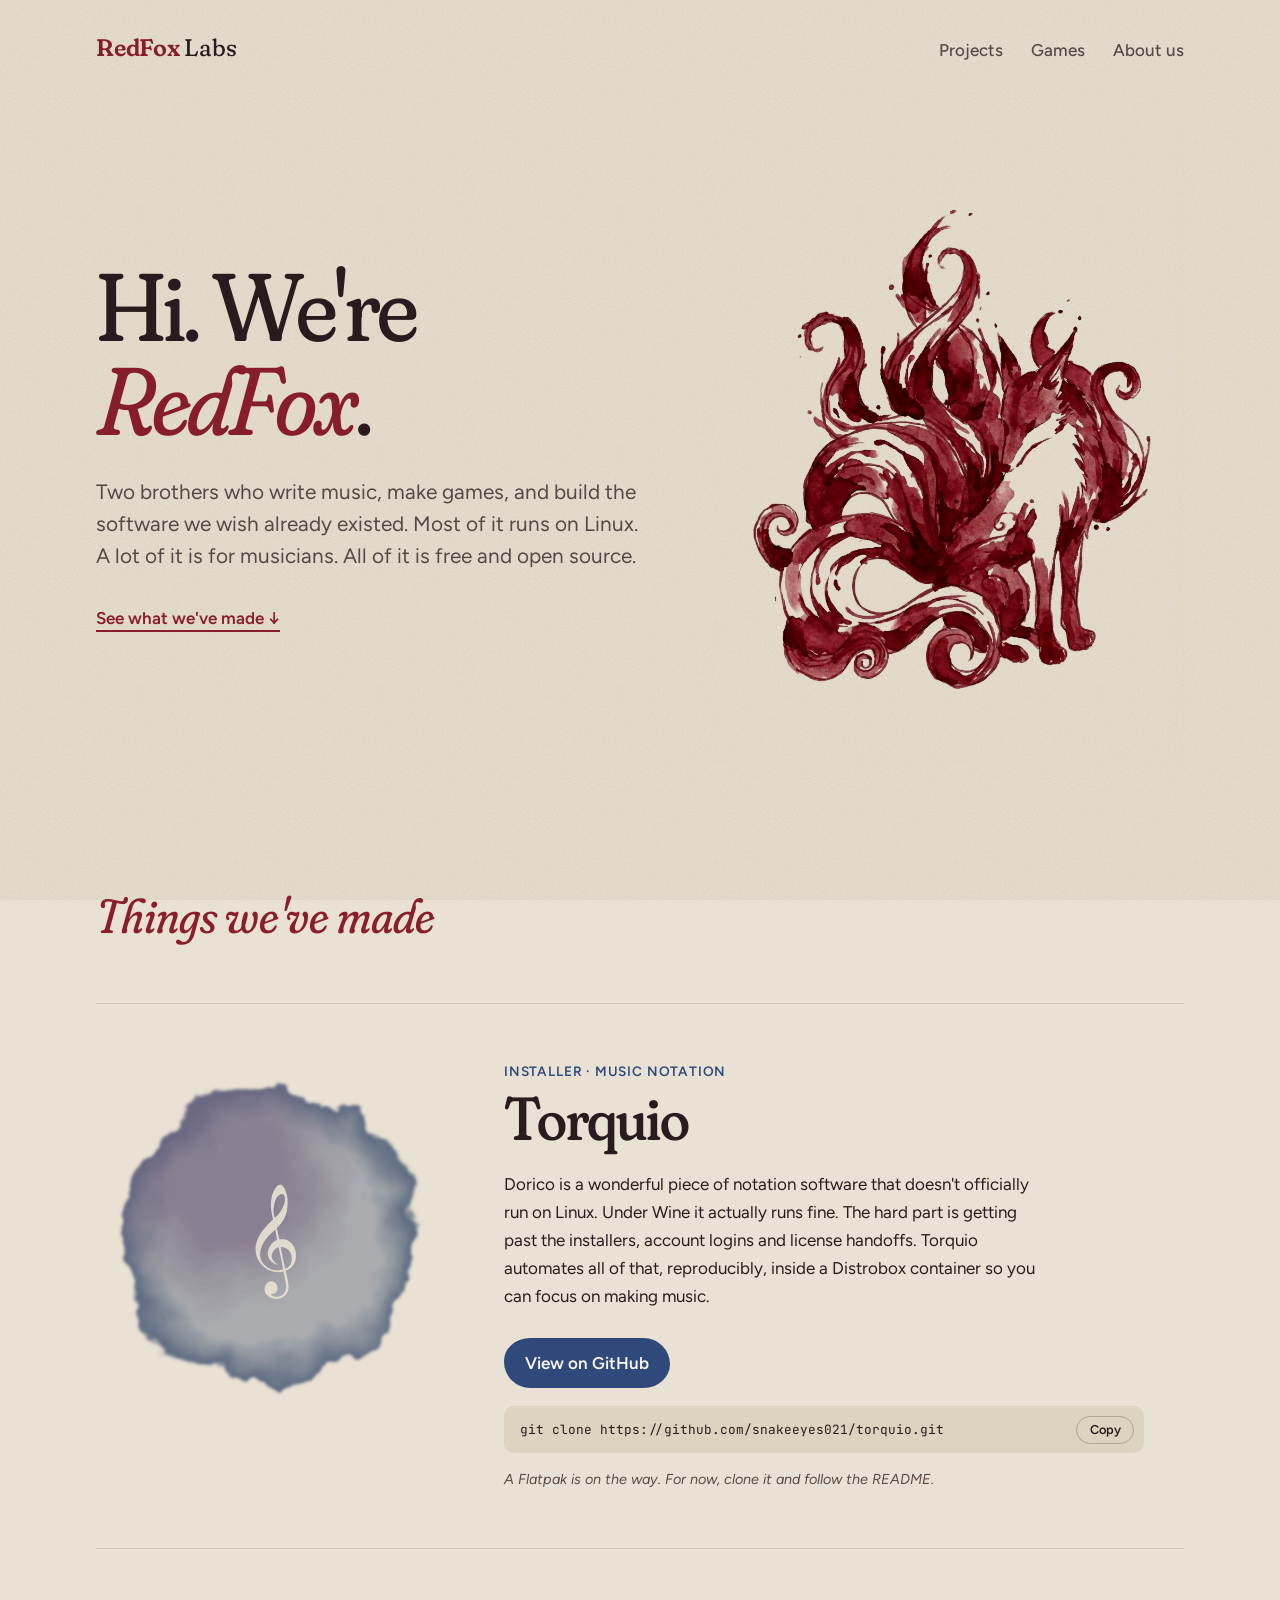
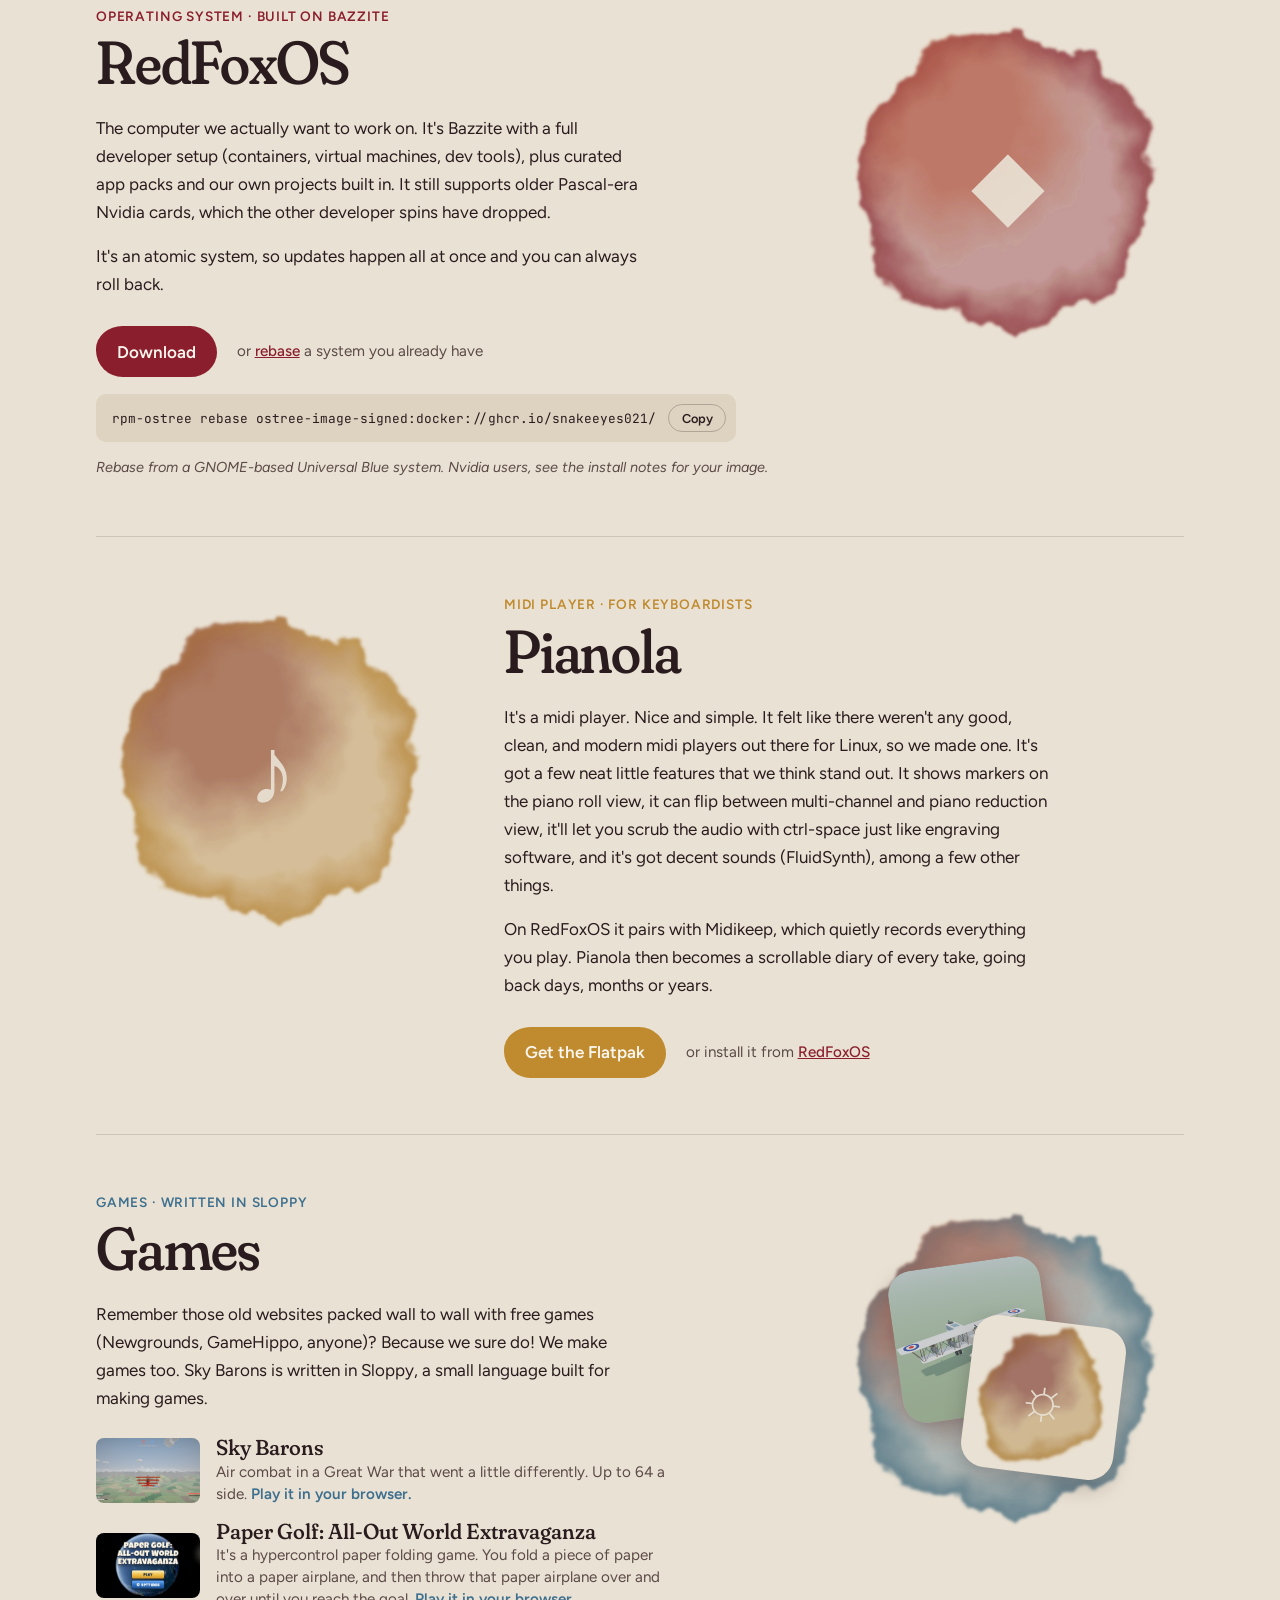
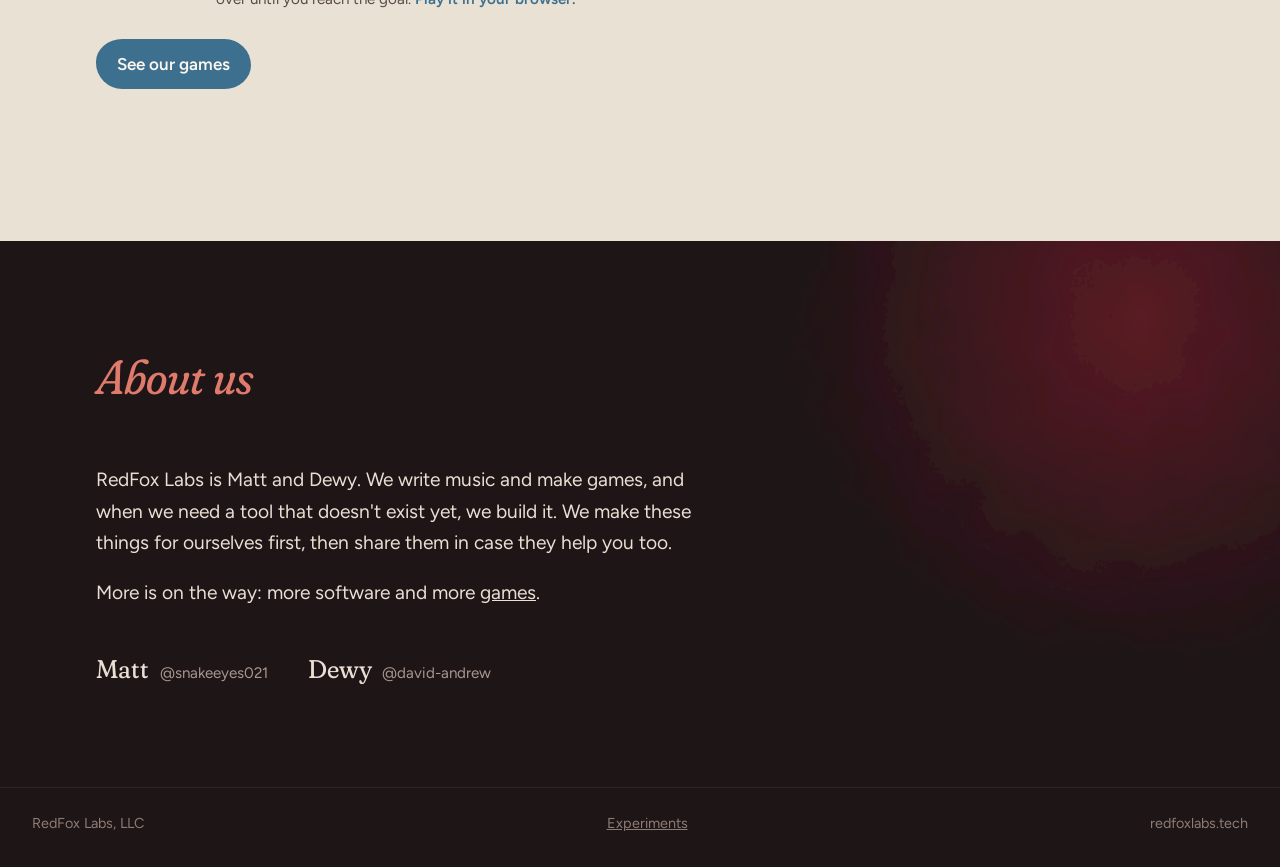
<file: index.html>
<!DOCTYPE html>
<html lang="en">

<head>
  <meta charset="UTF-8">
  <meta name="viewport" content="width=device-width, initial-scale=1.0">
  <title>RedFox Labs</title>
  <meta name="description"
    content="RedFox Labs is two brothers making music, games, and the software we wish already existed.">
  <meta name="theme-color" content="#e9e1d3">

  <meta property="og:type" content="website">
  <meta property="og:url" content="https://redfoxlabs.tech/">
  <meta property="og:title" content="RedFox Labs">
  <meta property="og:description" content="Two brothers making music, games, and the software we wish already existed.">
  <meta property="og:image" content="https://redfoxlabs.tech/assets/nine-tailed-fox.jpg">

  <link rel="preconnect" href="https://fonts.googleapis.com">
  <link rel="preconnect" href="https://fonts.gstatic.com" crossorigin>
  <link
    href="https://fonts.googleapis.com/css2?family=Fraunces:ital,opsz,wght,SOFT@0,9..144,300..700,100;1,9..144,300..700,100&family=Figtree:wght@400;500;600&family=JetBrains+Mono:wght@400&display=swap"
    rel="stylesheet">

  <link rel="stylesheet" href="styles.css">
</head>

<body>
  <!-- Watercolor filters: wobbly pigment edges + paper grain -->
  <svg class="defs" aria-hidden="true" focusable="false">
    <filter id="bleed" x="-20%" y="-20%" width="140%" height="140%">
      <feTurbulence type="fractalNoise" baseFrequency="0.018" numOctaves="4" seed="7" result="noise" />
      <feDisplacementMap in="SourceGraphic" in2="noise" scale="46" xChannelSelector="R" yChannelSelector="G" />
      <feGaussianBlur stdDeviation="1.4" />
    </filter>
    <filter id="bleed-sm" x="-20%" y="-20%" width="140%" height="140%">
      <feTurbulence type="fractalNoise" baseFrequency="0.05" numOctaves="3" seed="7" result="noise" />
      <feDisplacementMap in="SourceGraphic" in2="noise" scale="12" xChannelSelector="R" yChannelSelector="G" />
      <feGaussianBlur stdDeviation="0.6" />
    </filter>
  </svg>

  <header class="top">
    <a href="#" class="wordmark">RedFox <span>Labs</span></a>
    <nav>
      <a href="#projects">Projects</a>
      <a href="games/">Games</a>
      <a href="#us">About us</a>
    </nav>
  </header>

  <main>
    <section class="hero">
      <div class="hero-text">
        <h1>Hi. We're <em>RedFox</em>.</h1>
        <p class="lede">
          Two brothers who write music, make games, and build the software we wish
          already existed. Most of it runs on Linux. A lot of it is for musicians.
          All of it is free and open source.
        </p>
        <a href="#projects" class="hero-cta">See what we've made ↓</a>
      </div>
      <figure class="hero-fox">
        <img src="assets/nine-tailed-fox.jpg" alt="A nine-tailed fox painted in deep red watercolor" width="896"
          height="1200">
      </figure>
    </section>

    <section id="projects" class="projects">
      <h2 class="section-title">Things we've made</h2>

      <!-- To add a project: copy an <article>, change the --wash color, fill it in. -->

      <article class="project" style="--wash: #2f4a7a; --wash-2: #6d5a8c;">
        <div class="plate" aria-hidden="true"><span class="blot"></span><span class="glyph">𝄞</span></div>
        <div class="project-body">
          <p class="kind">Installer · Music notation</p>
          <h3>Torquio</h3>
          <p>
            Dorico is a wonderful piece of notation software that doesn't officially run on Linux.
            Under Wine it actually runs fine. The hard part is getting past the installers, account
            logins and license handoffs. Torquio automates all of that, reproducibly, inside a
            Distrobox container so you can focus on making music.
          </p>
          <div class="get">
            <a class="btn" href="https://github.com/snakeeyes021/torquio">View on GitHub</a>
          </div>
          <div class="cmd">
            <code>git clone https://github.com/snakeeyes021/torquio.git</code>
            <button type="button" data-copy="git clone https://github.com/snakeeyes021/torquio.git">Copy</button>
          </div>
          <p class="note">A Flatpak is on the way. For now, clone it and follow the README.</p>
        </div>
      </article>

      <article class="project" id="redfox-os" style="--wash: #8b1e2d; --wash-2: #c4573a;">
        <div class="plate" aria-hidden="true"><span class="blot"></span><span class="glyph">◆</span></div>
        <div class="project-body">
          <p class="kind">Operating system · Built on Bazzite</p>
          <h3>RedFoxOS</h3>
          <p>
            The computer we actually want to work on. It's Bazzite with a full developer setup
            (containers, virtual machines, dev tools), plus curated app packs and our own projects
            built in. It still supports older Pascal-era Nvidia cards, which the other developer
            spins have dropped.
          </p>
          <p>
            It's an atomic system, so updates happen all at once and you can always roll back.
          </p>
          <div class="get">
            <a class="btn" href="download/">Download</a>
            <span class="or">or <a href="https://github.com/snakeeyes021/redfox-os#installation">rebase</a> a system you already have</span>
          </div>
          <div class="cmd">
            <code>rpm-ostree rebase ostree-image-signed:docker://ghcr.io/snakeeyes021/redfox-os:latest</code>
            <button type="button"
              data-copy="rpm-ostree rebase ostree-image-signed:docker://ghcr.io/snakeeyes021/redfox-os:latest">Copy</button>
          </div>
          <p class="note">Rebase from a GNOME-based Universal Blue system. Nvidia users, see the install notes for your
            image.</p>
        </div>
      </article>

      <article class="project" style="--wash: #c08a2e; --wash-2: #8e3b2f;">
        <div class="plate" aria-hidden="true"><span class="blot"></span><span class="glyph">♪</span></div>
        <div class="project-body">
          <p class="kind">MIDI player · For keyboardists</p>
          <h3>Pianola</h3>
          <p>
            It's a midi player. Nice and simple. It felt like there weren't any good, clean, and
            modern midi players out there for Linux, so we made one. It's got a few neat little
            features that we think stand out. It shows markers on the piano roll view, it can
            flip between multi-channel and piano reduction view, it'll let you scrub the audio
            with ctrl-space just like engraving software, and it's got decent sounds (FluidSynth),
            among a few other things.
          </p>
          <p>
            On RedFoxOS it pairs with Midikeep, which quietly records everything you play. Pianola
            then becomes a scrollable diary of every take, going back days, months or years.
          </p>
          <div class="get">
            <a class="btn" href="https://github.com/snakeeyes021/pianola/releases/latest">Get the Flatpak</a>
            <span class="or">or install it from <a href="#redfox-os">RedFoxOS</a></span>
          </div>
        </div>
      </article>

      <article class="project" id="games" style="--wash: #3d6f8f; --wash-2: #b5523b;">
        <div class="plate" aria-hidden="true">
          <span class="blot"></span>
          <div class="deck">
            <img src="assets/sky-barons-icon.png" alt="" width="256" height="256">
            <div class="sun-card"><span class="blot"></span><span class="glyph">☼</span></div>
          </div>
        </div>
        <div class="project-body">
          <p class="kind">Games · Written in Sloppy</p>
          <h3>Games</h3>
          <p>
            Remember those old websites packed wall to wall with free games (Newgrounds, GameHippo,
            anyone)? Because we sure do! We make games too. Sky Barons is written in Sloppy, a small
            language built for making games.
          </p>
          <ul class="game-list">
            <li><a href="games/#sky-barons">
              <img class="thumb" src="assets/sky-barons.jpg" alt="" width="1280" height="720">
              <div><strong>Sky Barons</strong>
                <span>Air combat in a Great War that went a little differently. Up to 64 a side.
                  <em>Play it in your browser.</em></span></div>
            </a></li>
            <li><a href="games/#paper-golf">
              <img class="thumb" src="assets/paper-golf.jpg" alt="" width="1280" height="720">
              <div><strong>Paper Golf: All-Out World Extravaganza</strong>
                <span>It's a hypercontrol paper folding game. You fold a piece of paper into a paper
                  airplane, and then throw that paper airplane over and over until you reach the goal.
                  <em>Play it in your browser.</em></span></div>
            </a></li>
          </ul>
          <div class="get">
            <a class="btn" href="games/">See our games</a>
          </div>
        </div>
      </article>
    </section>

    <section id="us" class="us">
      <div class="us-inner">
        <h2 class="section-title">About us</h2>
        <p>
          RedFox Labs is Matt and Dewy. We write music and make games, and
          when we need a tool that doesn't exist yet, we build it. We make these things for
          ourselves first, then share them in case they help you too.
        </p>
        <p>
          More is on the way: more software and more <a href="games/">games</a>.
        </p>
        <ul class="people">
          <li><a href="https://github.com/snakeeyes021">Matt <span>@snakeeyes021</span></a></li>
          <li><a href="https://github.com/david-andrew">Dewy <span>@david-andrew</span></a></li>
        </ul>
      </div>
    </section>
  </main>

  <footer class="foot">
    <span>RedFox Labs, LLC</span>
    <a href="experiments/">Experiments</a>
    <span>redfoxlabs.tech</span>
  </footer>

  <div class="toast" id="toast" role="status" aria-live="polite">Copied</div>
  <script src="script.js"></script>
</body>

</html>
</file>
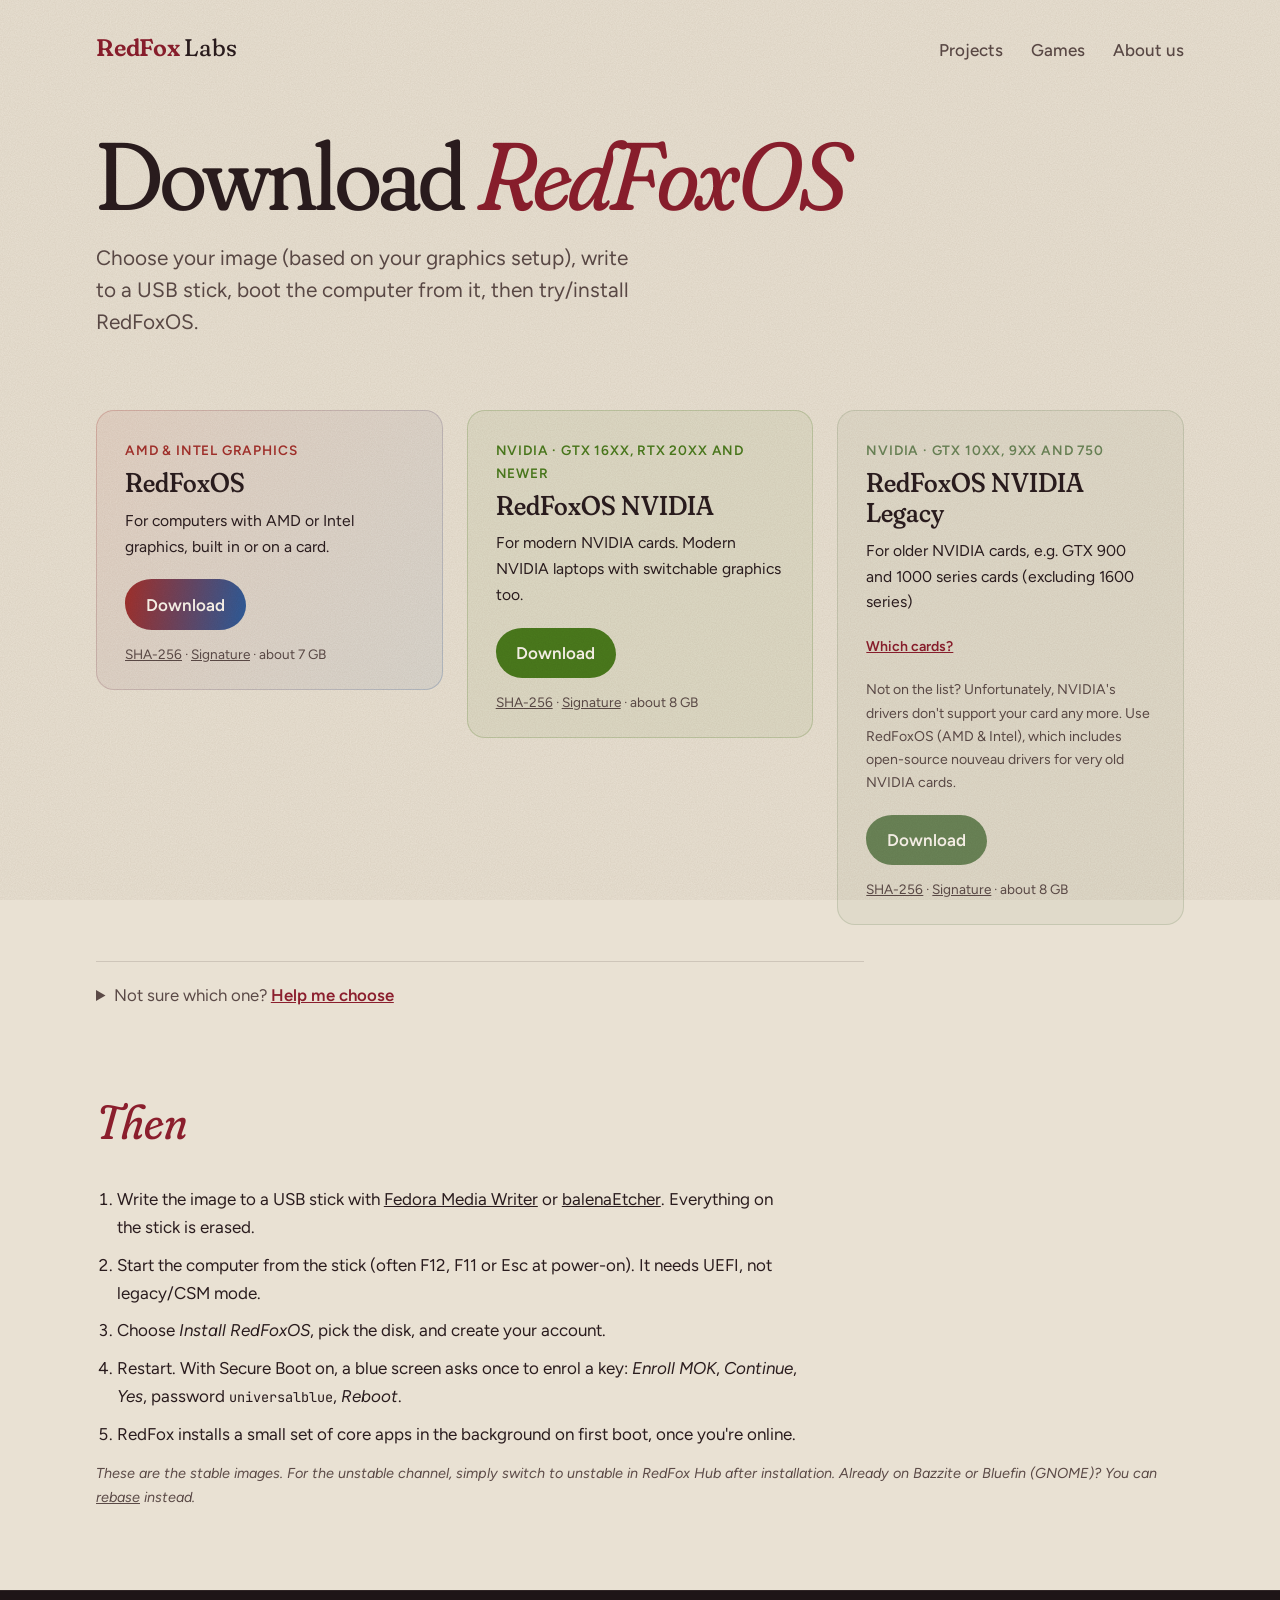
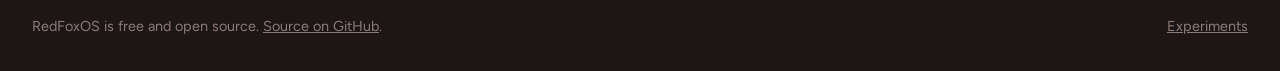
<file: download/index.html>
<!DOCTYPE html>
<html lang="en">

<head>
  <meta charset="UTF-8">
  <meta name="viewport" content="width=device-width, initial-scale=1.0">
  <title>Download RedFoxOS · RedFox Labs</title>
  <meta name="description" content="Download RedFoxOS: a live USB image for AMD and Intel graphics, current NVIDIA cards, or older NVIDIA cards.">
  <meta name="theme-color" content="#e9e1d3">

  <meta property="og:type" content="website">
  <meta property="og:url" content="https://redfoxlabs.tech/download/">
  <meta property="og:title" content="Download RedFoxOS · RedFox Labs">
  <meta property="og:description" content="Try RedFoxOS from a USB stick, then install it.">
  <meta property="og:image" content="https://redfoxlabs.tech/assets/nine-tailed-fox.jpg">

  <link rel="preconnect" href="https://fonts.googleapis.com">
  <link rel="preconnect" href="https://fonts.gstatic.com" crossorigin>
  <link
    href="https://fonts.googleapis.com/css2?family=Fraunces:ital,opsz,wght,SOFT@0,9..144,300..700,100;1,9..144,300..700,100&family=Figtree:wght@400;500;600&family=JetBrains+Mono:wght@400&display=swap"
    rel="stylesheet">

  <link rel="stylesheet" href="../styles.css">
</head>

<body>
  <svg class="defs" aria-hidden="true" focusable="false">
    <filter id="bleed" x="-20%" y="-20%" width="140%" height="140%">
      <feTurbulence type="fractalNoise" baseFrequency="0.018" numOctaves="4" seed="7" result="noise" />
      <feDisplacementMap in="SourceGraphic" in2="noise" scale="46" xChannelSelector="R" yChannelSelector="G" />
      <feGaussianBlur stdDeviation="1.4" />
    </filter>
  </svg>

  <header class="top">
    <a href="../" class="wordmark">RedFox <span>Labs</span></a>
    <nav>
      <a href="../#projects">Projects</a>
      <a href="../games/">Games</a>
      <a href="../#us">About us</a>
    </nav>
  </header>

  <main>
    <section class="page-intro">
      <h1>Download <em>RedFoxOS</em></h1>
      <p class="lede">
        Choose your image (based on your graphics setup), write to a USB stick, boot the computer from
        it, then try/install RedFoxOS.
      </p>
    </section>

    <section class="downloads" aria-label="The three images">
      <div class="images" id="images">
        <article class="image" id="redfox-os" data-image="redfox-os">
          <p class="kind">AMD &amp; Intel graphics</p>
          <h3>RedFoxOS</h3>
          <p>For computers with AMD or Intel graphics, built in or on a card.</p>
          <div class="get">
            <a class="btn" href="https://download.redfoxlabs.tech/redfox-os.iso">Download</a>
          </div>
          <p class="files"><a href="https://download.redfoxlabs.tech/redfox-os.iso-CHECKSUM">SHA-256</a> ·
            <a href="https://download.redfoxlabs.tech/redfox-os.iso.sig">Signature</a> · about 7 GB</p>
        </article>

        <article class="image" id="redfox-os-nvidia" data-image="redfox-os-nvidia">
          <p class="kind">NVIDIA · GTX 16xx, RTX 20xx and newer</p>
          <h3>RedFoxOS NVIDIA</h3>
          <p>For modern NVIDIA cards. Modern NVIDIA laptops with switchable graphics too.</p>
          <div class="get">
            <a class="btn" href="https://download.redfoxlabs.tech/redfox-os-nvidia.iso">Download</a>
          </div>
          <p class="files"><a href="https://download.redfoxlabs.tech/redfox-os-nvidia.iso-CHECKSUM">SHA-256</a> ·
            <a href="https://download.redfoxlabs.tech/redfox-os-nvidia.iso.sig">Signature</a> · about 8 GB</p>
        </article>

        <article class="image" id="redfox-os-nvidia-legacy" data-image="redfox-os-nvidia-legacy">
          <p class="kind">NVIDIA · GTX 10xx, 9xx and 750</p>
          <h3>RedFoxOS NVIDIA Legacy</h3>
          <p>For older NVIDIA cards, e.g. GTX 900 and 1000 series cards (excluding 1600 series)</p>
          <p class="cards-toggle"><button type="button" class="link" aria-expanded="false"
            aria-controls="legacy-cards">Which cards?</button></p>
          <div class="card-list" id="legacy-cards" hidden>
            <p>Supported:</p>
            <ul>
              <li>GTX 10XX</li>
              <li>GTX 9XX</li>
              <li>GTX 750 Ti</li>
              <li>GTX 750</li>
              <li>GTX 745</li>
            </ul>
            <p>plus the laptop and workstation versions of these (e.g. GTX 9XXM, MX 1XX, Quadro M/P), and the
              Titan X, Xp and V</p>
          </div>
          <p class="not-for">Not on the list? Unfortunately, NVIDIA's drivers don't support your card any
            more. Use RedFoxOS (AMD &amp; Intel), which includes open-source nouveau drivers for very old
            NVIDIA cards.</p>
          <div class="get">
            <a class="btn" href="https://download.redfoxlabs.tech/redfox-os-nvidia-legacy.iso">Download</a>
          </div>
          <p class="files"><a href="https://download.redfoxlabs.tech/redfox-os-nvidia-legacy.iso-CHECKSUM">SHA-256</a> ·
            <a href="https://download.redfoxlabs.tech/redfox-os-nvidia-legacy.iso.sig">Signature</a> · about 8 GB</p>
        </article>
      </div>


      <details class="choose" id="choose">
        <summary>Not sure which one? <span>Help me choose</span></summary>
        <div class="choose-body">
          <p class="choose-intro">On the machine you plan to install RedFoxOS on, run one of these commands. It'll hand you the name of the download that works best for your machine.</p>

          <h4>On Linux, in a terminal</h4>
          <div class="cmd">
            <code>curl -sL https://raw.githubusercontent.com/snakeeyes021/redfox-os/main/extras/identify_gpu.sh | bash</code>
            <button type="button"
              data-copy="curl -sL https://raw.githubusercontent.com/snakeeyes021/redfox-os/main/extras/identify_gpu.sh | bash">Copy</button>
          </div>

          <h4>On Windows, in PowerShell</h4>
          <div class="cmd">
            <code>irm https://raw.githubusercontent.com/snakeeyes021/redfox-os/main/extras/identify_gpu.ps1 | iex</code>
            <button type="button"
              data-copy="irm https://raw.githubusercontent.com/snakeeyes021/redfox-os/main/extras/identify_gpu.ps1 | iex">Copy</button>
          </div>
          <p class="note">Want to read them first? <a
              href="https://github.com/snakeeyes021/redfox-os/blob/main/extras/identify_gpu.sh">identify_gpu.sh</a>,
            <a href="https://github.com/snakeeyes021/redfox-os/blob/main/extras/identify_gpu.ps1">identify_gpu.ps1</a>.</p>
        </div>
      </details>
    </section>

    <section class="install-steps">
      <h2 class="section-title">Then</h2>
      <ol>
        <li>Write the image to a USB stick with
          <a href="https://flathub.org/apps/org.fedoraproject.MediaWriter">Fedora Media Writer</a> or
          <a href="https://etcher.balena.io/">balenaEtcher</a>. Everything on the stick is erased.</li>
        <li>Start the computer from the stick (often F12, F11 or Esc at power-on). It needs UEFI, not
          legacy/CSM mode.</li>
        <li>Choose <em>Install RedFoxOS</em>, pick the disk, and create your account.</li>
        <li>Restart. With Secure Boot on, a blue screen asks once to enrol a key: <em>Enroll MOK</em>,
          <em>Continue</em>, <em>Yes</em>, password <code>universalblue</code>, <em>Reboot</em>.</li>
        <li>RedFox installs a small set of core apps in the background on first boot, once you're online.</li>
      </ol>
      <p class="note">These are the stable images. For the unstable channel, simply switch to unstable in
        RedFox Hub after installation. Already on Bazzite or Bluefin (GNOME)? You can
        <a href="https://github.com/snakeeyes021/redfox-os#installation">rebase</a> instead.</p>
    </section>
  </main>

  <footer class="foot">
    <p>RedFoxOS is free and open source. <a href="https://github.com/snakeeyes021/redfox-os">Source on GitHub</a>.</p>
    <a href="../experiments/">Experiments</a>
  </footer>

  <div class="toast" id="toast" role="status" aria-live="polite"></div>
  <script src="../script.js"></script>
  <script src="choose.js"></script>
</body>

</html>
</file>
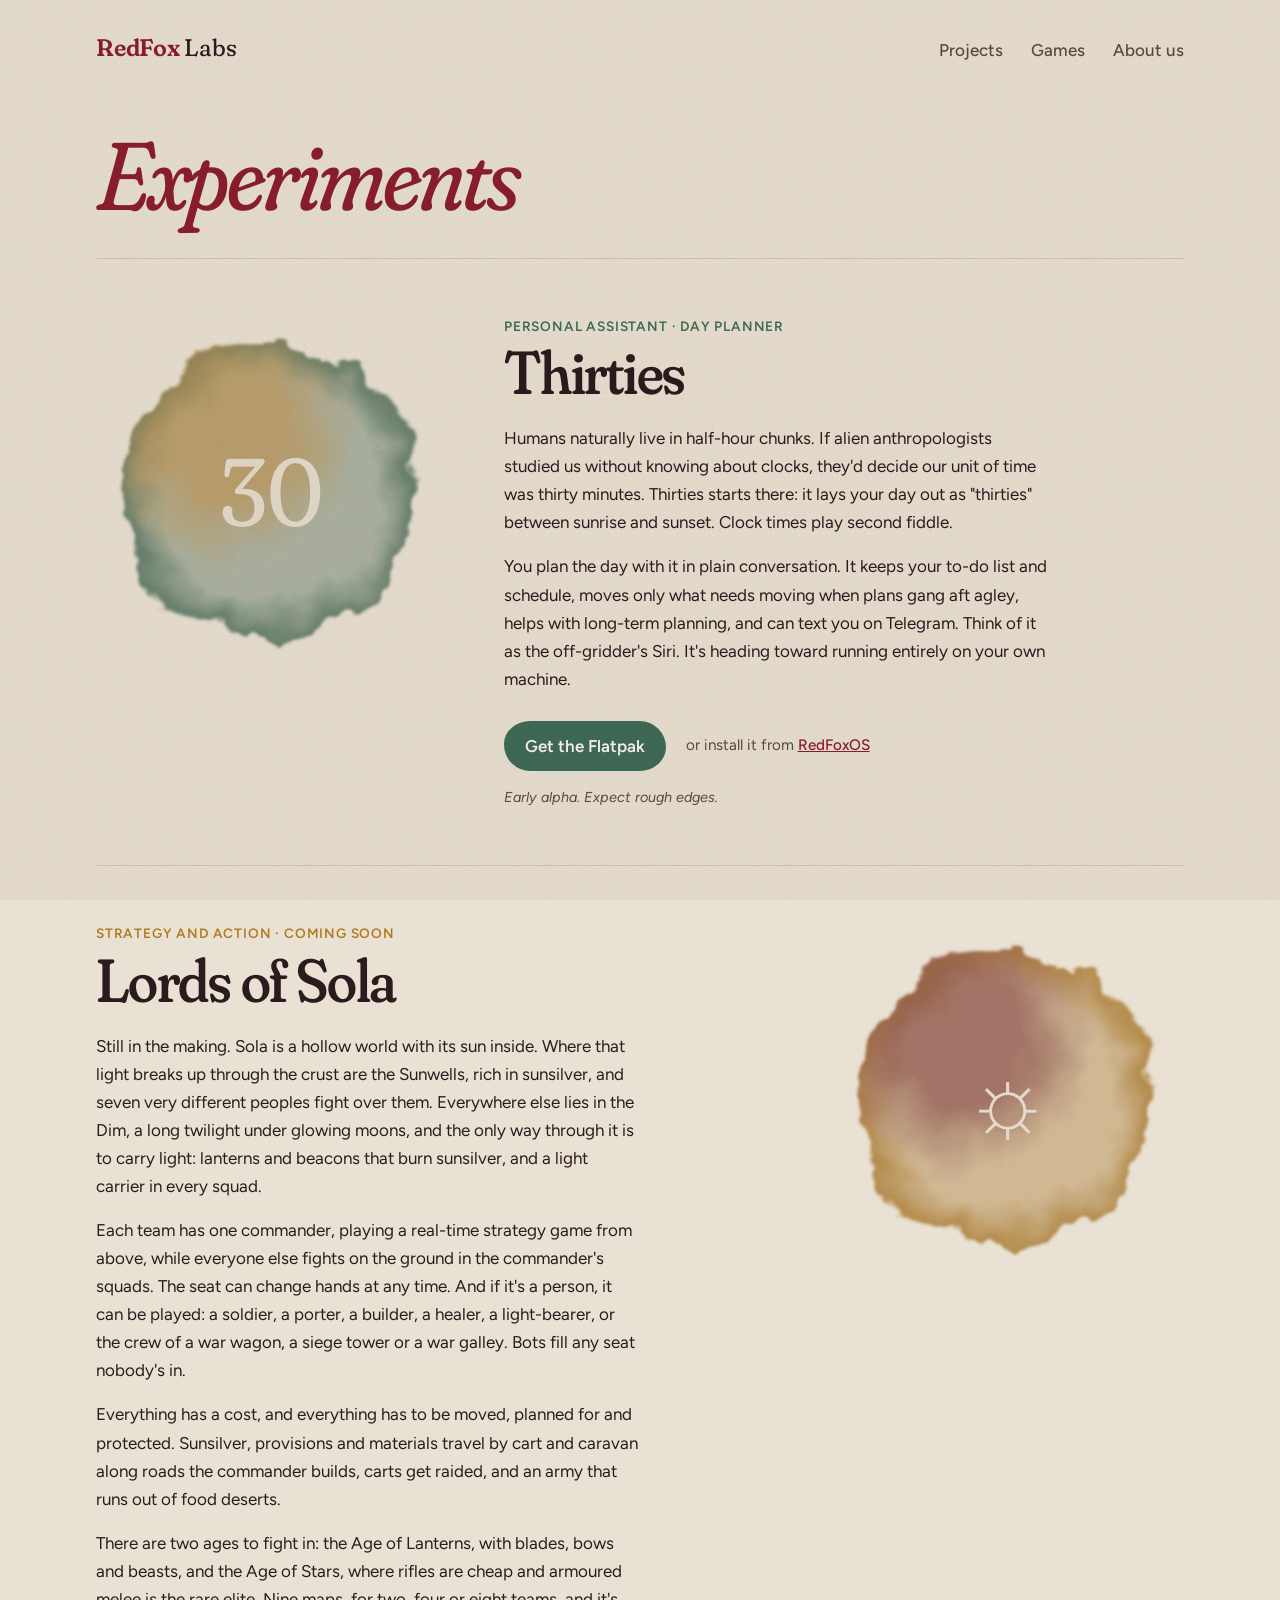
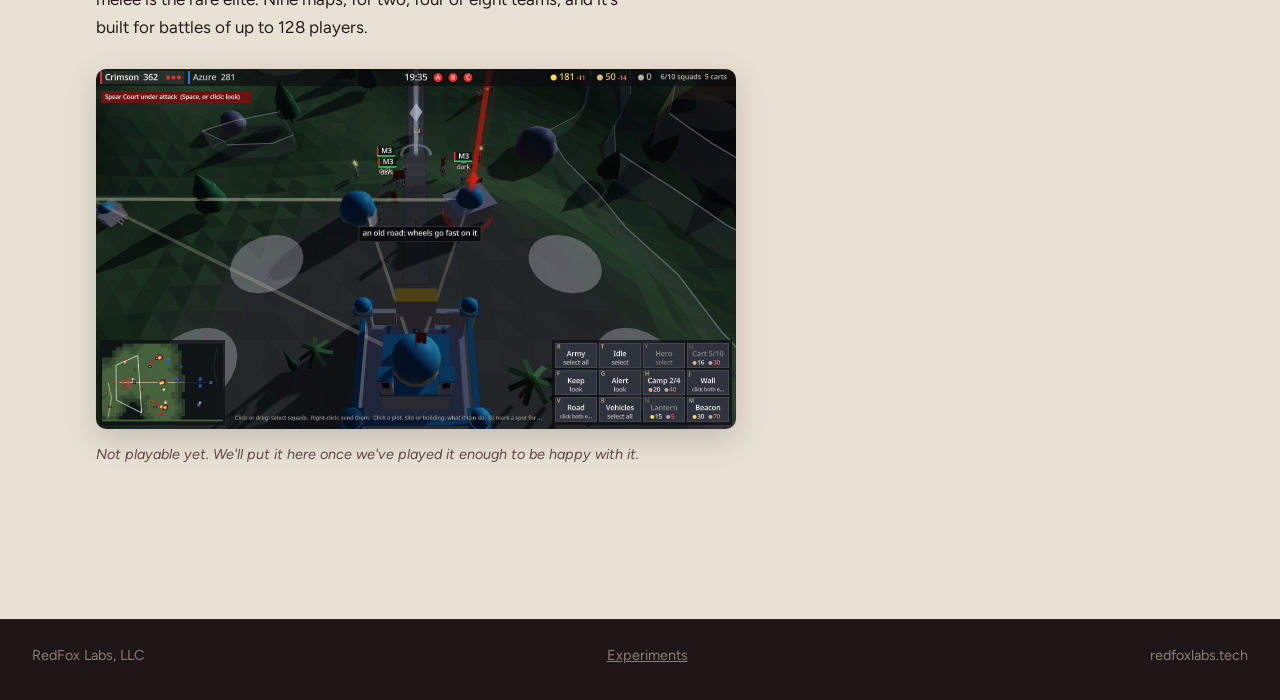
<file: experiments/index.html>
<!DOCTYPE html>
<html lang="en">

<head>
  <meta charset="UTF-8">
  <meta name="viewport" content="width=device-width, initial-scale=1.0">
  <title>Experiments · RedFox Labs</title>
  <meta name="description" content="Thirties and Lords of Sola, from RedFox Labs.">
  <meta name="theme-color" content="#e9e1d3">

  <meta property="og:type" content="website">
  <meta property="og:url" content="https://redfoxlabs.tech/experiments/">
  <meta property="og:title" content="Experiments · RedFox Labs">
  <meta property="og:description" content="Thirties and Lords of Sola, from RedFox Labs.">
  <meta property="og:image" content="https://redfoxlabs.tech/assets/lords-of-sola.jpg">

  <link rel="preconnect" href="https://fonts.googleapis.com">
  <link rel="preconnect" href="https://fonts.gstatic.com" crossorigin>
  <link
    href="https://fonts.googleapis.com/css2?family=Fraunces:ital,opsz,wght,SOFT@0,9..144,300..700,100;1,9..144,300..700,100&family=Figtree:wght@400;500;600&family=JetBrains+Mono:wght@400&display=swap"
    rel="stylesheet">

  <link rel="stylesheet" href="../styles.css">
</head>

<body>
  <!-- Watercolor filters: wobbly pigment edges + paper grain -->
  <svg class="defs" aria-hidden="true" focusable="false">
    <filter id="bleed" x="-20%" y="-20%" width="140%" height="140%">
      <feTurbulence type="fractalNoise" baseFrequency="0.018" numOctaves="4" seed="7" result="noise" />
      <feDisplacementMap in="SourceGraphic" in2="noise" scale="46" xChannelSelector="R" yChannelSelector="G" />
      <feGaussianBlur stdDeviation="1.4" />
    </filter>
  </svg>

  <header class="top">
    <a href="../" class="wordmark">RedFox <span>Labs</span></a>
    <nav>
      <a href="../#projects">Projects</a>
      <a href="../games/">Games</a>
      <a href="../#us">About us</a>
    </nav>
  </header>

  <main>
    <section class="page-intro">
      <h1><em>Experiments</em></h1>
    </section>

    <section class="projects experiments">
      <article class="project" id="thirties" style="--wash: #3f6b58; --wash-2: #d79a3f;">
        <div class="plate" aria-hidden="true"><span class="blot"></span><span class="glyph">30</span></div>
        <div class="project-body">
          <p class="kind">Personal assistant · Day planner</p>
          <h3>Thirties</h3>
          <p>
            Humans naturally live in half-hour chunks. If alien anthropologists studied us without
            knowing about clocks, they'd decide our unit of time was thirty minutes. Thirties starts
            there: it lays your day out as "thirties" between sunrise and sunset. Clock times play
            second fiddle.
          </p>
          <p>
            You plan the day with it in plain conversation. It keeps your to-do list and schedule,
            moves only what needs moving when plans gang aft agley, helps with long-term planning,
            and can text you on Telegram. Think of it as the off-gridder's Siri. It's heading toward
            running entirely on your own machine.
          </p>
          <div class="get">
            <a class="btn" href="https://github.com/snakeeyes021/thirties/releases/latest">Get the Flatpak</a>
            <span class="or">or install it from <a href="../#redfox-os">RedFoxOS</a></span>
          </div>
          <p class="note">Early alpha. Expect rough edges.</p>
        </div>
      </article>

      <article class="project" id="lords-of-sola" style="--wash: #b07a1f; --wash-2: #7a2d3a;">
        <div class="plate" aria-hidden="true"><span class="blot"></span><span class="glyph">☼</span></div>
        <div class="project-body">
          <p class="kind">Strategy and action · Coming soon</p>
          <h3>Lords of Sola</h3>
          <p>
            Still in the making. Sola is a hollow world with its sun inside. Where that light breaks
            up through the crust are the Sunwells, rich in sunsilver, and seven very different peoples
            fight over them. Everywhere else lies in the Dim, a long twilight under glowing moons, and
            the only way through it is to carry light: lanterns and beacons that burn sunsilver, and a
            light carrier in every squad.
          </p>
          <p>
            Each team has one commander, playing a real-time strategy game from above, while everyone
            else fights on the ground in the commander's squads. The seat can change hands at any
            time. And if it's a person, it can be played: a soldier, a porter, a builder, a healer, a
            light-bearer, or the crew of a war wagon, a siege tower or a war galley. Bots fill any seat
            nobody's in.
          </p>
          <p>
            Everything has a cost, and everything has to be moved, planned for and protected.
            Sunsilver, provisions and materials travel by cart and caravan along roads the commander
            builds, carts get raided, and an army that runs out of food deserts.
          </p>
          <p>
            There are two ages to fight in: the Age of Lanterns, with blades, bows and beasts, and the
            Age of Stars, where rifles are cheap and armoured melee is the rare elite. Nine maps, for
            two, four or eight teams, and it's built for battles of up to 128 players.
          </p>
          <figure class="shot">
            <img src="../assets/lords-of-sola.jpg"
              alt="The commander's view from above: a team's keep, the roads out of it, and squads with their lamps in the dark"
              width="1280" height="720" loading="lazy">
          </figure>
          <p class="note">Not playable yet. We'll put it here once we've played it enough to be happy with it.</p>
        </div>
      </article>
    </section>
  </main>

  <footer class="foot">
    <span>RedFox Labs, LLC</span>
    <a href="../experiments/" aria-current="page">Experiments</a>
    <span>redfoxlabs.tech</span>
  </footer>
</body>

</html>
</file>
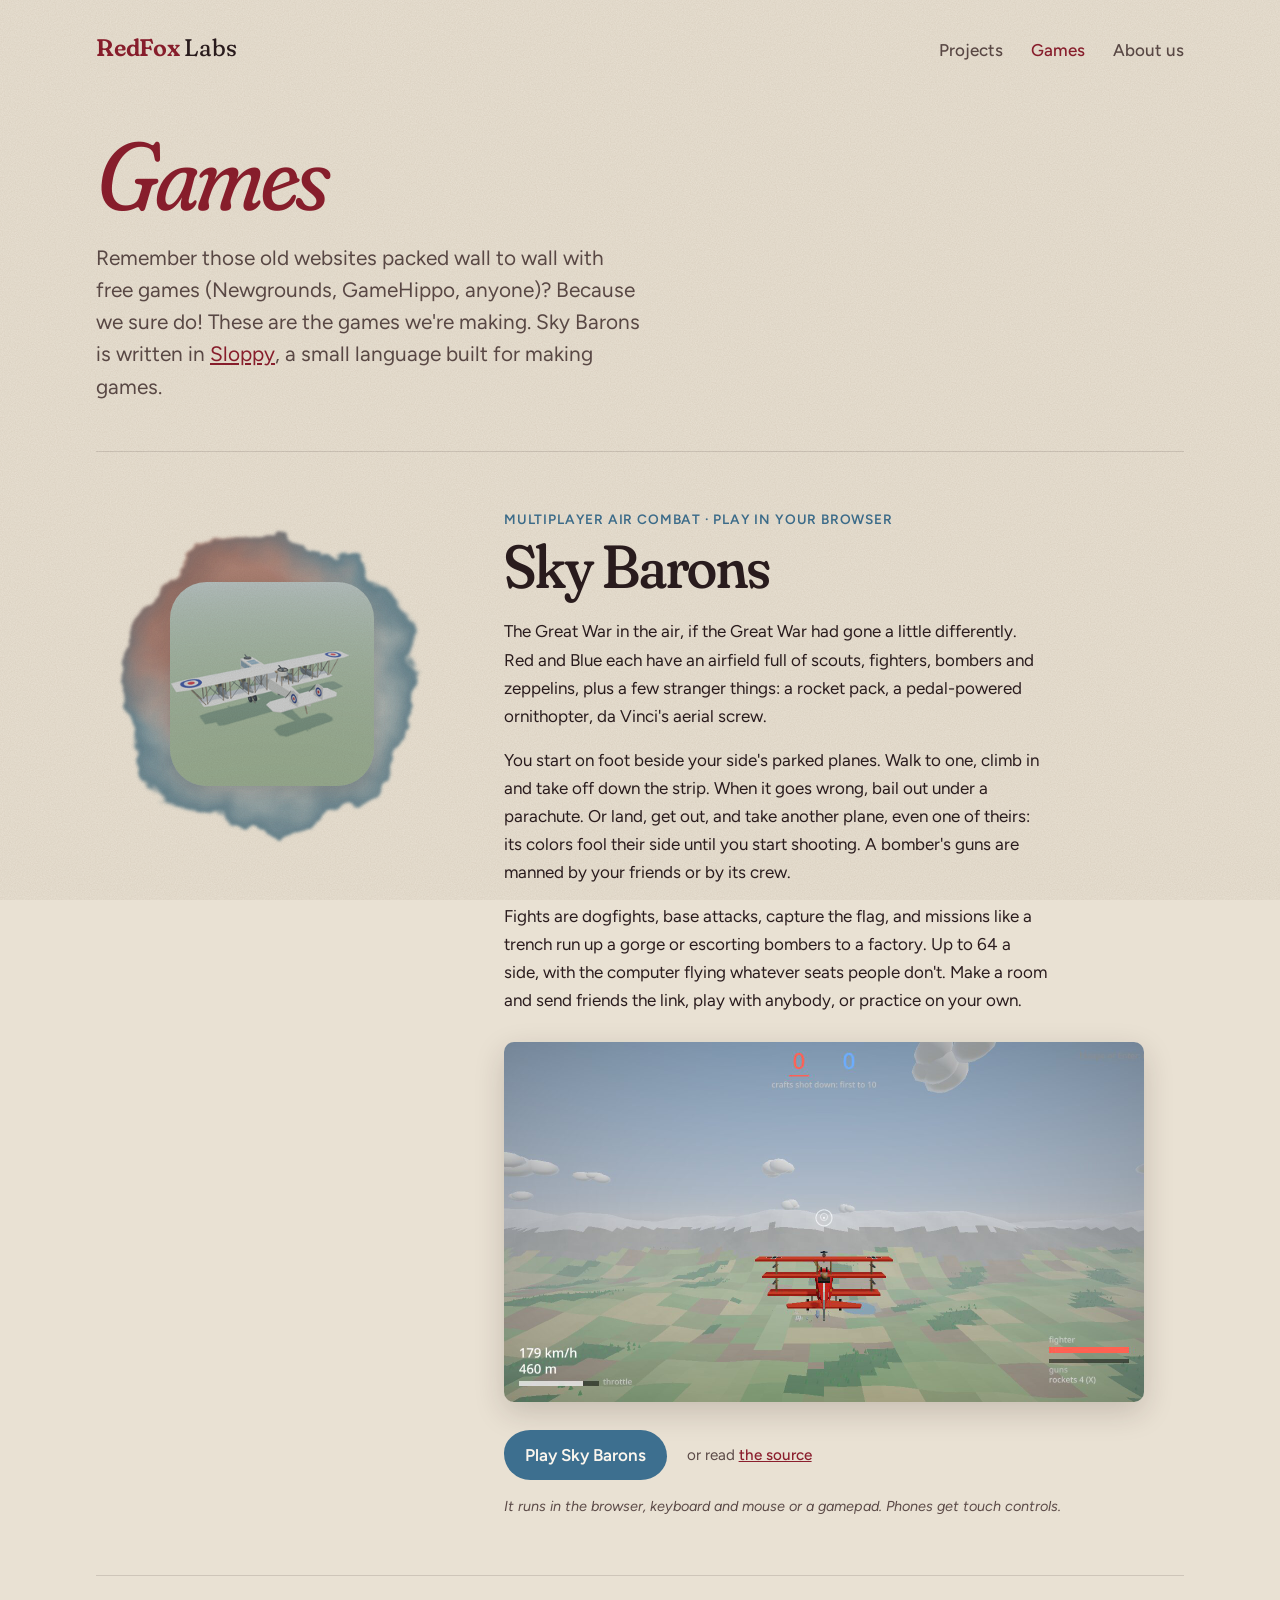
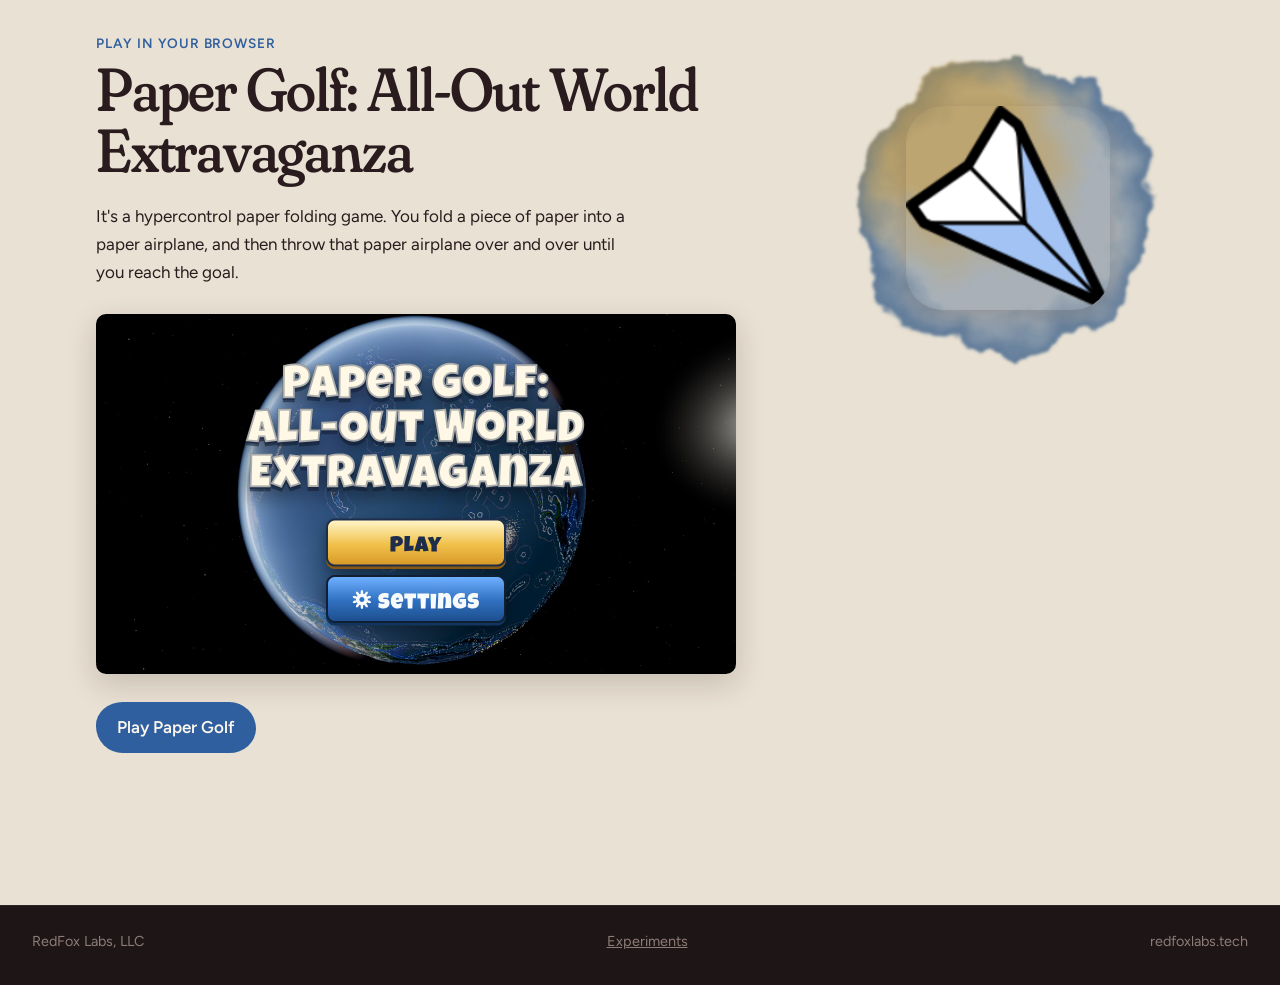
<file: games/index.html>
<!DOCTYPE html>
<html lang="en">

<head>
  <meta charset="UTF-8">
  <meta name="viewport" content="width=device-width, initial-scale=1.0">
  <title>Games · RedFox Labs</title>
  <meta name="description" content="The games RedFox Labs is making: Sky Barons and Paper Golf, both playable in your browser.">
  <meta name="theme-color" content="#e9e1d3">

  <meta property="og:type" content="website">
  <meta property="og:url" content="https://redfoxlabs.tech/games/">
  <meta property="og:title" content="Games · RedFox Labs">
  <meta property="og:description" content="The games two brothers are making: Sky Barons and Paper Golf, both playable in your browser.">
  <meta property="og:image" content="https://redfoxlabs.tech/assets/sky-barons.jpg">

  <link rel="preconnect" href="https://fonts.googleapis.com">
  <link rel="preconnect" href="https://fonts.gstatic.com" crossorigin>
  <link
    href="https://fonts.googleapis.com/css2?family=Fraunces:ital,opsz,wght,SOFT@0,9..144,300..700,100;1,9..144,300..700,100&family=Figtree:wght@400;500;600&family=JetBrains+Mono:wght@400&display=swap"
    rel="stylesheet">

  <link rel="stylesheet" href="../styles.css">
</head>

<body>
  <!-- Watercolor filters: wobbly pigment edges + paper grain -->
  <svg class="defs" aria-hidden="true" focusable="false">
    <filter id="bleed" x="-20%" y="-20%" width="140%" height="140%">
      <feTurbulence type="fractalNoise" baseFrequency="0.018" numOctaves="4" seed="7" result="noise" />
      <feDisplacementMap in="SourceGraphic" in2="noise" scale="46" xChannelSelector="R" yChannelSelector="G" />
      <feGaussianBlur stdDeviation="1.4" />
    </filter>
  </svg>

  <header class="top">
    <a href="../" class="wordmark">RedFox <span>Labs</span></a>
    <nav>
      <a href="../#projects">Projects</a>
      <a href="./" aria-current="page">Games</a>
      <a href="../#us">About us</a>
    </nav>
  </header>

  <main>
    <section class="page-intro">
      <h1><em>Games</em></h1>
      <p class="lede">
        Remember those old websites packed wall to wall with free games (Newgrounds, GameHippo,
        anyone)? Because we sure do! These are the games we're making. Sky Barons is written in
        <a href="https://sloppy-lang.org/">Sloppy</a>, a small language built for making games.
      </p>
    </section>

    <section class="projects games">
      <!-- To add a game: copy an <article>, change the --wash color, fill it in.
           A game we host ourselves lives in games/<name>/index.html (see games/lords-of-sola/README.md). -->

      <article class="project" id="sky-barons" style="--wash: #3d6f8f; --wash-2: #b5523b;">
        <div class="plate" aria-hidden="true">
          <span class="blot"></span>
          <img class="icon" src="../assets/sky-barons-icon.png" alt="" width="256" height="256">
        </div>
        <div class="project-body">
          <p class="kind">Multiplayer air combat · Play in your browser</p>
          <h3>Sky Barons</h3>
          <p>
            The Great War in the air, if the Great War had gone a little differently. Red and Blue
            each have an airfield full of scouts, fighters, bombers and zeppelins, plus a few
            stranger things: a rocket pack, a pedal-powered ornithopter, da Vinci's aerial screw.
          </p>
          <p>
            You start on foot beside your side's parked planes. Walk to one, climb in and take off down
            the strip. When it goes wrong, bail out under a parachute. Or land, get out, and take another
            plane, even one of theirs: its colors fool their side until you start shooting. A bomber's
            guns are manned by your friends or by its crew.
          </p>
          <p>
            Fights are dogfights, base attacks, capture the flag, and missions like a trench run up a
            gorge or escorting bombers to a factory. Up to 64 a side, with the computer flying
            whatever seats people don't. Make a room and send friends the link, play with anybody, or
            practice on your own.
          </p>
          <figure class="shot">
            <img src="../assets/sky-barons.jpg" alt="Flying a red triplane over patchwork farmland toward snowy mountains"
              width="1280" height="720" loading="lazy">
          </figure>
          <div class="get">
            <a class="btn" href="https://sloppy-lang.org/examples/skybarons/">Play Sky Barons</a>
            <span class="or">or read <a href="https://github.com/david-andrew/sloppy-lang/tree/master/examples/skybarons">the source</a></span>
          </div>
          <p class="note">It runs in the browser, keyboard and mouse or a gamepad. Phones get touch controls.</p>
        </div>
      </article>

      <article class="project" id="paper-golf" style="--wash: #2f5f9e; --wash-2: #e0a92e;">
        <div class="plate" aria-hidden="true">
          <span class="blot"></span>
          <img class="icon" src="../assets/paper-golf-icon.png" alt="" width="180" height="180">
        </div>
        <div class="project-body">
          <p class="kind">Play in your browser</p>
          <h3>Paper Golf: All-Out World Extravaganza</h3>
          <p>
            It's a hypercontrol paper folding game. You fold a piece of paper into a paper airplane, and
            then throw that paper airplane over and over until you reach the goal.
          </p>
          <figure class="shot">
            <img src="../assets/paper-golf.jpg" alt="The title screen: the game's name over the Earth, with Play and Settings buttons"
              width="1280" height="720" loading="lazy">
          </figure>
          <div class="get">
            <a class="btn" href="https://david-andrew.github.io/10_fold_demo/">Play Paper Golf</a>
          </div>
        </div>
      </article>
    </section>

  </main>

  <footer class="foot">
    <span>RedFox Labs, LLC</span>
    <a href="../experiments/">Experiments</a>
    <span>redfoxlabs.tech</span>
  </footer>
</body>

</html>
</file>
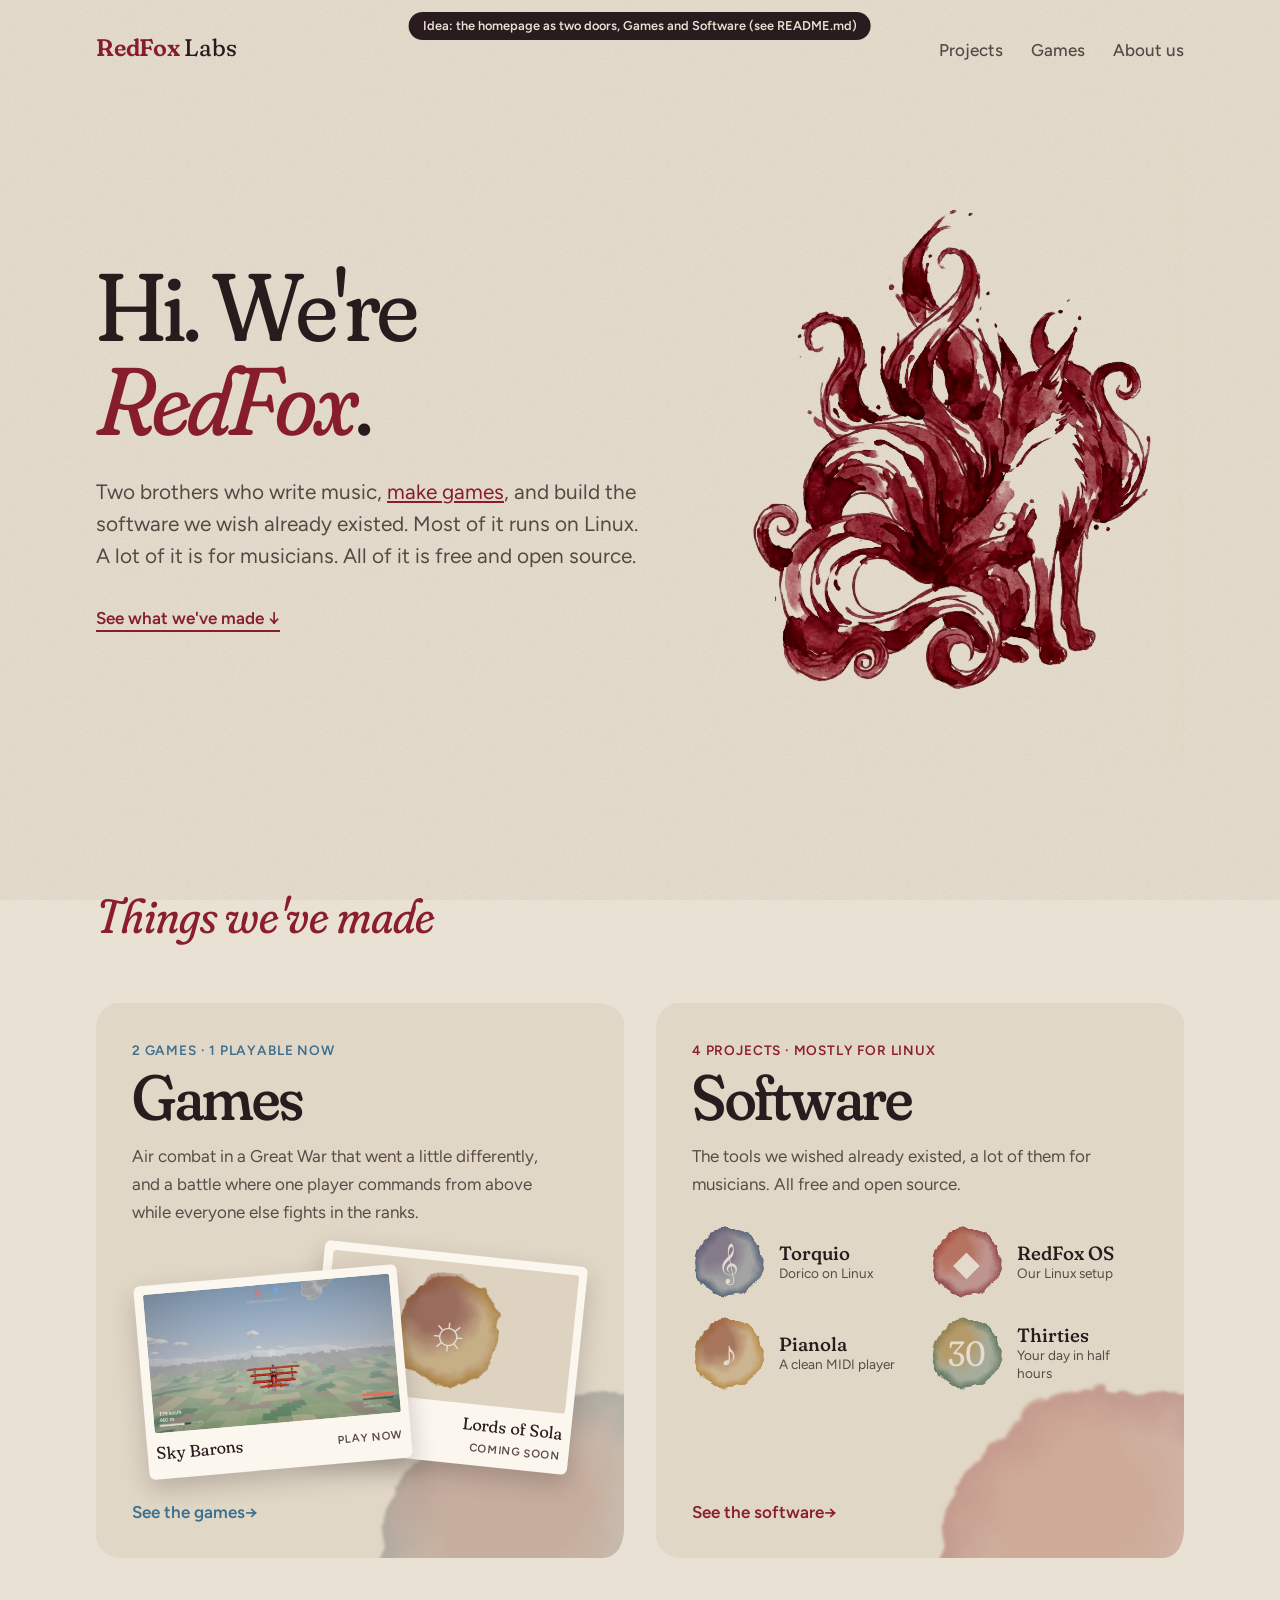
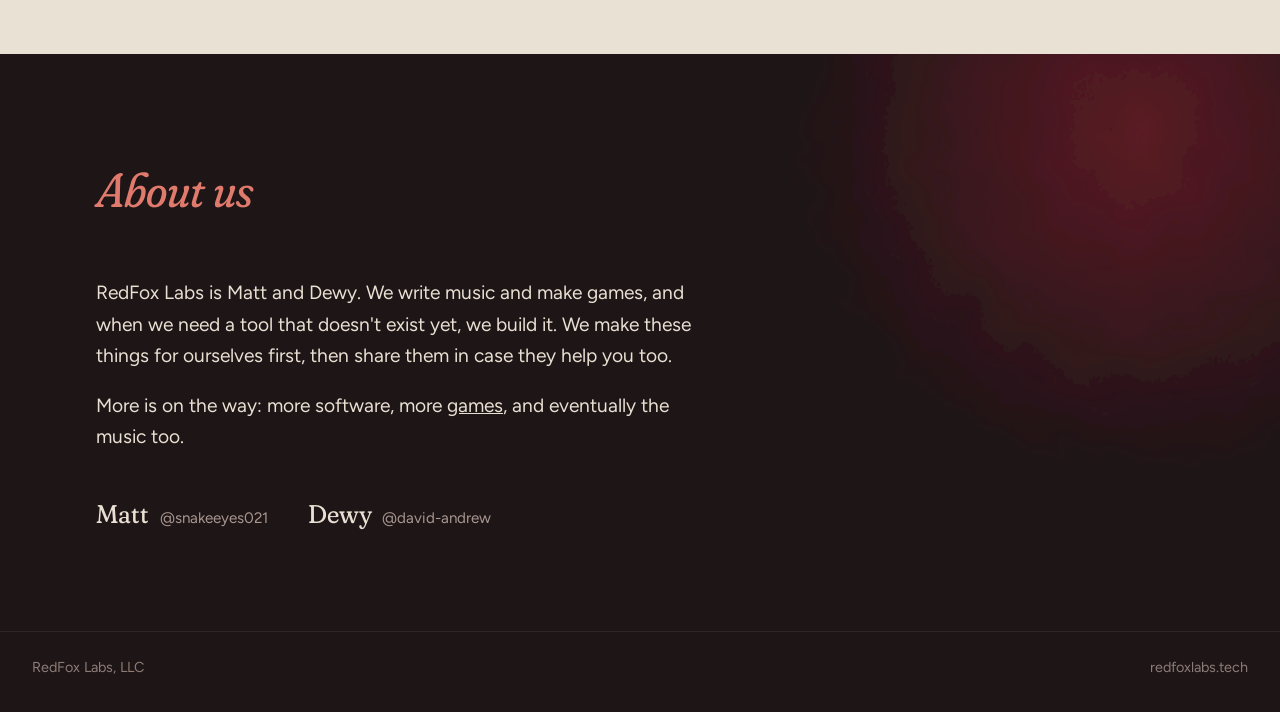
<file: ideas/homepage-two-doors/index.html>
<!DOCTYPE html>
<html lang="en">

<head>
  <meta charset="UTF-8">
  <meta name="viewport" content="width=device-width, initial-scale=1.0">
  <title>Idea: two doors · RedFox Labs</title>
  <meta name="robots" content="noindex">
  <meta name="description"
    content="RedFox Labs is two brothers making music, games, and the software we wish already existed.">
  <meta name="theme-color" content="#e9e1d3">

  <meta property="og:type" content="website">
  <meta property="og:url" content="https://redfoxlabs.tech/">
  <meta property="og:title" content="RedFox Labs">
  <meta property="og:description" content="Two brothers making music, games, and the software we wish already existed.">
  <meta property="og:image" content="https://redfoxlabs.tech/assets/nine-tailed-fox.jpg">

  <link rel="preconnect" href="https://fonts.googleapis.com">
  <link rel="preconnect" href="https://fonts.gstatic.com" crossorigin>
  <link
    href="https://fonts.googleapis.com/css2?family=Fraunces:ital,opsz,wght,SOFT@0,9..144,300..700,100;1,9..144,300..700,100&family=Figtree:wght@400;500;600&family=JetBrains+Mono:wght@400&display=swap"
    rel="stylesheet">

  <link rel="stylesheet" href="../../styles.css">
  <link rel="stylesheet" href="doors.css">
</head>

<body>
  <div class="mock-label">Idea: the homepage as two doors, Games and Software (see README.md)</div>
  <!-- Watercolor filters: wobbly pigment edges + paper grain -->
  <svg class="defs" aria-hidden="true" focusable="false">
    <filter id="bleed" x="-20%" y="-20%" width="140%" height="140%">
      <feTurbulence type="fractalNoise" baseFrequency="0.018" numOctaves="4" seed="7" result="noise" />
      <feDisplacementMap in="SourceGraphic" in2="noise" scale="46" xChannelSelector="R" yChannelSelector="G" />
      <feGaussianBlur stdDeviation="1.4" />
    </filter>
    <filter id="bleed-sm" x="-20%" y="-20%" width="140%" height="140%">
      <feTurbulence type="fractalNoise" baseFrequency="0.05" numOctaves="3" seed="7" result="noise" />
      <feDisplacementMap in="SourceGraphic" in2="noise" scale="12" xChannelSelector="R" yChannelSelector="G" />
      <feGaussianBlur stdDeviation="0.6" />
    </filter>
  </svg>

  <header class="top">
    <a href="#" class="wordmark">RedFox <span>Labs</span></a>
    <nav>
      <a href="#projects">Projects</a>
      <a href="../../games/">Games</a>
      <a href="#us">About us</a>
    </nav>
  </header>

  <main>
    <section class="hero">
      <div class="hero-text">
        <h1>Hi. We're <em>RedFox</em>.</h1>
        <p class="lede">
          Two brothers who write music, <a href="../../games/">make games</a>, and build the software we wish
          already existed. Most of it runs on Linux. A lot of it is for musicians.
          All of it is free and open source.
        </p>
        <a href="#projects" class="hero-cta">See what we've made ↓</a>
      </div>
      <figure class="hero-fox">
        <img src="../../assets/nine-tailed-fox.jpg" alt="A nine-tailed fox painted in deep red watercolor" width="896"
          height="1200">
      </figure>
    </section>

    <section id="projects" class="doors">
      <h2 class="section-title">Things we've made</h2>
      <div class="door-grid">

        <a class="door" href="../../games/" style="--wash: #3d6f8f; --wash-2: #b5523b;">
          <span class="blot" aria-hidden="true"></span>
          <p class="kind">2 games · 1 playable now</p>
          <h3>Games</h3>
          <p class="blurb">Air combat in a Great War that went a little differently, and a battle where
            one player commands from above while everyone else fights in the ranks.</p>
          <div class="fan" aria-hidden="true">
            <div class="postcard one">
              <img class="pic" src="../../assets/sky-barons.jpg" alt="" width="1280" height="720">
              <div class="cap">Sky Barons <small>Play now</small></div>
            </div>
            <div class="postcard two">
              <div class="pic soon"><span class="blot"></span><span class="glyph">☼</span></div>
              <div class="cap">Lords of Sola <small>Coming soon</small></div>
            </div>
          </div>
          <span class="more">See the games</span>
        </a>

        <a class="door" href="../../index.html#projects" style="--wash: #8b1e2d; --wash-2: #c4573a;">
          <span class="blot" aria-hidden="true"></span>
          <p class="kind">4 projects · Mostly for Linux</p>
          <h3>Software</h3>
          <p class="blurb">The tools we wished already existed, a lot of them for musicians. All free
            and open source.</p>
          <ul class="minis" aria-hidden="true">
            <li><span class="mini" style="--wash: #2f4a7a; --wash-2: #6d5a8c;"><span class="blot"></span><span class="glyph">𝄞</span></span>
              <div><strong>Torquio</strong><span>Dorico on Linux</span></div></li>
            <li><span class="mini" style="--wash: #8b1e2d; --wash-2: #c4573a;"><span class="blot"></span><span class="glyph">◆</span></span>
              <div><strong>RedFox OS</strong><span>Our Linux setup</span></div></li>
            <li><span class="mini" style="--wash: #c08a2e; --wash-2: #8e3b2f;"><span class="blot"></span><span class="glyph">♪</span></span>
              <div><strong>Pianola</strong><span>A clean MIDI player</span></div></li>
            <li><span class="mini" style="--wash: #3f6b58; --wash-2: #d79a3f;"><span class="blot"></span><span class="glyph">30</span></span>
              <div><strong>Thirties</strong><span>Your day in half hours</span></div></li>
          </ul>
          <span class="more">See the software</span>
        </a>

      </div>
    </section>

    <section id="us" class="us">
      <div class="us-inner">
        <h2 class="section-title">About us</h2>
        <p>
          RedFox Labs is Matt and Dewy. We write music and make games, and
          when we need a tool that doesn't exist yet, we build it. We make these things for
          ourselves first, then share them in case they help you too.
        </p>
        <p>
          More is on the way: more software, more <a href="../../games/">games</a>, and eventually the music too.
        </p>
        <ul class="people">
          <li><a href="https://github.com/snakeeyes021">Matt <span>@snakeeyes021</span></a></li>
          <li><a href="https://github.com/david-andrew">Dewy <span>@david-andrew</span></a></li>
        </ul>
      </div>
    </section>
  </main>

  <footer class="foot">
    <span>RedFox Labs, LLC</span>
    <span>redfoxlabs.tech</span>
  </footer>

  <div class="toast" id="toast" role="status" aria-live="polite">Copied</div>
  <script src="../../script.js"></script>
</body>

</html>
</file>
<file: styles.css>
/* RedFox Labs: watercolor on warm paper, deep ink. */

:root {
  --paper: #e9e1d3;
  --paper-deep: #ded3c1;
  --ink: #2a1c1e;
  --ink-soft: #5b4a47;
  --fox: #8b1e2d;
  --fox-bright: #a8293a;
  --night: #1e1517;
  --night-text: #e9dfd2;

  --serif: 'Fraunces', Georgia, serif;
  --sans: 'Figtree', system-ui, sans-serif;
  --mono: 'JetBrains Mono', ui-monospace, monospace;

  --measure: 34rem;
}

* { box-sizing: border-box; margin: 0; padding: 0; }

html { scroll-behavior: smooth; }

body {
  background-color: var(--paper);
  color: var(--ink);
  font-family: var(--sans);
  font-size: 1.0625rem;
  line-height: 1.65;
  -webkit-font-smoothing: antialiased;
  position: relative;
}

/* Cold-press paper grain over everything */
body::before {
  content: "";
  position: fixed;
  inset: 0;
  pointer-events: none;
  z-index: 100;
  opacity: 0.38;
  mix-blend-mode: multiply;
  background-image: url("data:image/svg+xml,%3Csvg xmlns='http://www.w3.org/2000/svg' width='240' height='240'%3E%3Cfilter id='n'%3E%3CfeTurbulence type='fractalNoise' baseFrequency='0.85' numOctaves='3' stitchTiles='stitch'/%3E%3CfeColorMatrix values='0 0 0 0 0.45 0 0 0 0 0.38 0 0 0 0 0.3 0 0 0 0.55 0'/%3E%3C/filter%3E%3Crect width='100%25' height='100%25' filter='url(%23n)'/%3E%3C/svg%3E");
}

.defs { position: absolute; width: 0; height: 0; }

a { color: inherit; }

::selection { background: var(--fox); color: var(--paper); }

/* ---------- Header ---------- */

.top {
  display: flex;
  justify-content: space-between;
  align-items: baseline;
  max-width: 72rem;
  margin: 0 auto;
  padding: 1.75rem 2rem;
}

.wordmark {
  font-family: var(--serif);
  font-variation-settings: "SOFT" 100, "opsz" 48;
  font-weight: 600;
  font-size: 1.5rem;
  text-decoration: none;
  color: var(--fox);
  letter-spacing: -0.01em;
}
.wordmark span { color: var(--ink); font-weight: 400; }

.top nav { display: flex; gap: 1.75rem; }
.top nav a {
  text-decoration: none;
  font-weight: 500;
  color: var(--ink-soft);
}
.top nav a:hover { color: var(--fox); }

/* ---------- Hero ---------- */

.hero {
  display: grid;
  grid-template-columns: 1.1fr 0.9fr;
  align-items: center;
  gap: 2rem;
  max-width: 72rem;
  margin: 0 auto;
  padding: 2rem 2rem 5rem;
}

h1 {
  font-family: var(--serif);
  font-variation-settings: "SOFT" 100, "opsz" 144;
  font-weight: 400;
  font-size: clamp(3.2rem, 7.5vw, 6.5rem);
  line-height: 0.98;
  letter-spacing: -0.03em;
  margin-bottom: 1.75rem;
}
h1 em { color: var(--fox); font-style: italic; }

.lede {
  font-size: 1.3rem;
  line-height: 1.55;
  max-width: var(--measure);
  color: var(--ink-soft);
  margin-bottom: 2rem;
}

.hero-cta {
  font-weight: 600;
  color: var(--fox);
  text-decoration: none;
  border-bottom: 2px solid currentColor;
  padding-bottom: 2px;
}
.hero-cta:hover { color: var(--fox-bright); }

/* The white of the scan drops out against the paper */
.hero-fox img {
  display: block;
  width: 100%;
  max-width: 30rem;
  height: auto;
  margin-left: auto;
  mix-blend-mode: multiply;
  filter: contrast(1.04) saturate(1.05);
}

/* ---------- Projects ---------- */

.projects {
  max-width: 72rem;
  margin: 0 auto;
  padding: 2rem 2rem 6rem;
}

.section-title {
  font-family: var(--serif);
  font-variation-settings: "SOFT" 100, "opsz" 96;
  font-weight: 400;
  font-style: italic;
  font-size: clamp(2rem, 4vw, 3rem);
  color: var(--fox);
  margin-bottom: 3rem;
}

.project {
  display: grid;
  grid-template-columns: 22rem 1fr;
  gap: 3.5rem;
  align-items: start;
  padding: 3.5rem 0;
  border-top: 1px solid rgba(42, 28, 30, 0.14);
}
.project:nth-of-type(even) { grid-template-columns: 1fr 22rem; }
.project:nth-of-type(even) .plate { order: 2; }

/* Watercolor wash: a soft blot with bled edges and darker pooled rim.
   This is a stand-in until real screenshots go here. */
.plate {
  position: relative;
  aspect-ratio: 1;
  display: grid;
  place-items: center;
}
.blot {
  position: absolute;
  inset: 8%;
  border-radius: 46% 54% 52% 48% / 52% 44% 56% 48%;
  background:
    radial-gradient(circle at 34% 30%, color-mix(in srgb, var(--wash-2) 55%, transparent) 0 22%, transparent 48%),
    radial-gradient(circle at 50% 50%, color-mix(in srgb, var(--wash) 38%, transparent) 0 52%, color-mix(in srgb, var(--wash) 82%, transparent) 70%, transparent 72%);
  filter: url(#bleed);
  mix-blend-mode: multiply;
  opacity: 0.9;
}
.glyph {
  position: relative;
  font-family: var(--serif);
  font-variation-settings: "SOFT" 100, "opsz" 144;
  font-size: 6rem;
  line-height: 1;
  color: var(--paper);
  opacity: 0.92;
  text-shadow: 0 0 1px rgba(0, 0, 0, 0.1);
}

.kind {
  font-size: 0.85rem;
  font-weight: 600;
  letter-spacing: 0.06em;
  text-transform: uppercase;
  color: var(--wash);
  margin-bottom: 0.4rem;
}

.project h3 {
  font-family: var(--serif);
  font-variation-settings: "SOFT" 100, "opsz" 144;
  font-weight: 500;
  font-size: clamp(2.6rem, 5vw, 3.8rem);
  line-height: 1;
  letter-spacing: -0.02em;
  margin-bottom: 1.25rem;
}

/* A card's text column may shrink below its longest command, which then
   scrolls in its own box instead of widening the page on phones. */
.project-body { min-width: 0; }

.project-body > p:not(.kind):not(.note) {
  max-width: var(--measure);
  margin-bottom: 1rem;
}

.get {
  display: flex;
  flex-wrap: wrap;
  align-items: center;
  gap: 0.75rem 1.25rem;
  margin-top: 1.75rem;
}

.btn {
  display: inline-block;
  background: var(--wash);
  color: #fbf6ee;
  text-decoration: none;
  font-weight: 600;
  padding: 0.7rem 1.3rem;
  border-radius: 999px 999px 999px 999px / 860px 999px 900px 999px;
  transition: transform 0.15s ease, filter 0.15s ease;
}
.btn:hover { transform: translateY(-1px); filter: brightness(1.08); }

.or { color: var(--ink-soft); font-size: 0.95rem; }
.or a { color: var(--fox); font-weight: 500; }

.cmd {
  display: flex;
  align-items: center;
  gap: 0.75rem;
  max-width: 40rem;
  margin-top: 1.1rem;
  padding: 0.6rem 0.6rem 0.6rem 1rem;
  background: var(--paper-deep);
  border-radius: 10px;
}
.cmd code {
  flex: 1;
  min-width: 0;
  font-family: var(--mono);
  font-size: 0.8rem;
  overflow-x: auto;
  white-space: nowrap;
  color: var(--ink);
}
.cmd button {
  font: 600 0.8rem var(--sans);
  background: none;
  border: 1px solid rgba(42, 28, 30, 0.25);
  color: var(--ink);
  padding: 0.35rem 0.8rem;
  border-radius: 999px;
  cursor: pointer;
}
.cmd button:hover { border-color: var(--fox); color: var(--fox); }

.note {
  margin-top: 0.9rem;
  font-size: 0.9rem;
  font-style: italic;
  color: var(--ink-soft);
}

/* ---------- Games page ---------- */

.top nav a[aria-current="page"] { color: var(--fox); }

.lede a { color: var(--fox); }

.page-intro {
  max-width: 72rem;
  margin: 0 auto;
  padding: 2rem 2rem 1rem;
}
.page-intro h1 { margin-bottom: 1.25rem; }

.games { padding-top: 0; }

/* The Experiments page: things we're not happy with yet, linked only from
   the footer */
.experiments { padding-top: 0; }

/* A game's own icon, sitting in the wash */
.plate .icon {
  position: relative;
  width: 58%;
  height: auto;
  border-radius: 18%;
  box-shadow: 0 6px 18px rgba(42, 28, 30, 0.22);
}

.shot {
  max-width: 40rem;
  margin: 1.75rem 0 0;
}
.shot img {
  display: block;
  width: 100%;
  height: auto;
  border-radius: 10px;
  box-shadow: 0 10px 30px rgba(42, 28, 30, 0.18);
}

/* ---------- The Games card on the homepage ---------- */

/* The plate: two little cards dropped onto the wash */
.deck {
  position: relative;
  width: 64%;
  aspect-ratio: 1;
}
.deck > * {
  position: absolute;
  width: 68%;
  aspect-ratio: 1;
  border-radius: 16%;
  box-shadow: 0 8px 20px rgba(42, 28, 30, 0.25);
  transition: transform 0.35s ease;
}
.deck img { left: 0; top: 4%; height: auto; transform: rotate(-8deg); object-fit: cover; }
.deck .sun-card {
  right: 0; bottom: 2%;
  transform: rotate(7deg);
  background: var(--paper);
  display: grid;
  place-items: center;
  overflow: hidden;
}
.sun-card .blot { inset: 10%; --wash: #b07a1f; --wash-2: #7a2d3a; }
.sun-card .glyph { font-size: 3.6rem; }
.project:hover .deck img { transform: rotate(-13deg) translate(-6%, -4%); }
.project:hover .deck .sun-card { transform: rotate(12deg) translate(6%, 4%); }

.game-list {
  list-style: none;
  max-width: 36rem;
  margin-top: 1.5rem;
  display: grid;
  gap: 0.9rem;
}
.game-list a {
  display: grid;
  grid-template-columns: 6.5rem 1fr;
  gap: 1rem;
  align-items: center;
  text-decoration: none;
  padding: 0.6rem;
  margin: -0.6rem;
  border-radius: 12px;
  transition: background 0.2s ease;
}
.game-list a:hover { background: rgba(42, 28, 30, 0.05); }
.game-list .thumb {
  width: 6.5rem;
  aspect-ratio: 16 / 10;
  border-radius: 8px;
  height: auto;
  object-fit: cover;
  display: block;
}
.game-list .thumb.soon {
  position: relative;
  display: grid;
  place-items: center;
  background: var(--paper-deep);
  overflow: hidden;
}
.thumb.soon .blot { inset: 6% 22%; --wash: #b07a1f; --wash-2: #7a2d3a; filter: url(#bleed-sm); }
.thumb.soon .glyph { font-size: 1.8rem; }
.game-list strong {
  display: block;
  font-family: var(--serif);
  font-variation-settings: "SOFT" 100, "opsz" 72;
  font-weight: 500;
  font-size: 1.35rem;
  line-height: 1.15;
}
.game-list span { display: block; color: var(--ink-soft); font-size: 0.95rem; line-height: 1.45; }
.game-list em { font-style: normal; font-weight: 600; color: var(--wash); }

@media (max-width: 820px) {
  .game-list a { grid-template-columns: 5rem 1fr; }
  .game-list .thumb { width: 5rem; }
}

/* ---------- About (the dark ink section) ---------- */

.us {
  background: var(--night);
  color: var(--night-text);
  position: relative;
  overflow: hidden;
}
.us::before {
  /* a faint red wash bleeding in from the corner */
  content: "";
  position: absolute;
  width: 46rem;
  height: 46rem;
  right: -14rem;
  top: -18rem;
  border-radius: 50%;
  background: radial-gradient(circle, rgba(139, 30, 45, 0.55), rgba(139, 30, 45, 0) 65%);
  filter: url(#bleed);
}
.us-inner {
  position: relative;
  max-width: 72rem;
  margin: 0 auto;
  padding: 6rem 2rem;
}
.us .section-title { color: #e07a6c; }
.us p {
  max-width: 38rem;
  font-size: 1.2rem;
  margin-bottom: 1.1rem;
}

.people {
  list-style: none;
  display: flex;
  flex-wrap: wrap;
  gap: 1rem 2.5rem;
  margin-top: 2.5rem;
}
.people a {
  font-family: var(--serif);
  font-variation-settings: "SOFT" 100, "opsz" 72;
  font-size: 1.6rem;
  text-decoration: none;
}
.people a span {
  font-family: var(--sans);
  font-size: 0.95rem;
  color: #a8968f;
  margin-left: 0.35rem;
}
.people a:hover { color: #e07a6c; }

/* ---------- Download page ---------- */

.downloads {
  max-width: 72rem;
  margin: 0 auto;
  padding: 1.5rem 2rem 2rem;
}

[hidden] { display: none !important; }

.images {
  display: grid;
  grid-template-columns: repeat(3, 1fr);
  gap: 1.5rem;
  align-items: start;
}
.image {
  position: relative;
  padding: 1.75rem 1.75rem 1.5rem;
  border-radius: 18px;
  background: color-mix(in srgb, var(--wash) 7%, var(--paper));
  border: 1px solid color-mix(in srgb, var(--wash) 22%, transparent);
  transition: transform 0.2s ease, opacity 0.2s ease;
}
.image h3 {
  font-family: var(--serif);
  font-variation-settings: "SOFT" 100, "opsz" 96;
  font-weight: 500;
  font-size: 1.7rem;
  line-height: 1.1;
  margin-bottom: 0.6rem;
}
.image > p:not(.kind):not(.files):not(.not-for):not(.cards-toggle) { font-size: 0.98rem; }
.image .get { margin-top: 1.25rem; }
.image .not-for { margin-top: 0.6rem; font-size: 0.88rem; color: var(--ink-soft); }
.image .cards-toggle { margin-top: 0.6rem; font-size: 0.88rem; }
.image .cards-toggle .link { font-size: 0.88rem; padding: 0.35rem 0; min-height: 2.75rem; }
.image .card-list {
  margin-top: 0.25rem;
  padding: 0.6rem 0.85rem;
  border-left: 3px solid var(--ink-soft);
  background: color-mix(in srgb, var(--ink-soft) 6%, transparent);
  font-size: 0.88rem;
}
.image .card-list ul { list-style: none; margin: 0.3rem 0; padding: 0; }
.image .card-list li { margin: 0.1rem 0; }
.image .card-list p:last-child { margin-top: 0.4rem; color: var(--ink-soft); }
.files { margin-top: 0.8rem; font-size: 0.85rem; color: var(--ink-soft); }
.files a { color: var(--ink-soft); }
.files a:hover { color: var(--fox); }


/* Card colours follow the chip makers: AMD & Intel red and blue, NVIDIA
   green, older NVIDIA a faded green. */
.image[data-image="redfox-os"] { --wash: #a3302b; --wash-alt: #2c5c9c; --wash-2: #2c5c9c; }
.image[data-image="redfox-os-nvidia"] { --wash: #4a7a1c; --wash-2: #76a83a; }
.image[data-image="redfox-os-nvidia-legacy"] { --wash: #6a8457; --wash-2: #a4b894; }
.image[data-image="redfox-os"] {
  border-color: transparent;
  background:
    linear-gradient(125deg, color-mix(in srgb, var(--wash) 8%, var(--paper)),
      color-mix(in srgb, var(--wash-alt) 8%, var(--paper))) padding-box,
    linear-gradient(125deg, color-mix(in srgb, var(--wash) 30%, transparent),
      color-mix(in srgb, var(--wash-alt) 30%, transparent)) border-box;
}
.image[data-image="redfox-os"] .btn {
  background: linear-gradient(100deg, var(--wash), var(--wash-alt));
}

/* The graphics helpers link to the card they recommend
   (download/#redfox-os-nvidia and so on): that card gets a ring in its own
   colour and the others fade back. Without an anchor, nothing changes. */
.image { scroll-margin-top: 2rem; }
.image:target {
  box-shadow: 0 0 0 3px var(--wash), 0 12px 32px -12px color-mix(in srgb, var(--wash) 55%, transparent);
}
.images:has(.image:target) .image:not(:target) { opacity: 0.55; }

.warn {
  padding: 0.9rem 1.1rem;
  border-left: 3px solid #b07a1f;
  background: color-mix(in srgb, #b07a1f 9%, var(--paper));
  border-radius: 0 10px 10px 0;
  font-size: 0.95rem;
}
.link {
  font: 600 0.95rem var(--sans);
  background: none;
  border: none;
  padding: 0;
  color: var(--fox);
  text-decoration: underline;
  cursor: pointer;
  margin-right: 0.5rem;
}

.choose {
  margin-top: 2.25rem;
  max-width: 48rem;
  border-top: 1px solid rgba(42, 28, 30, 0.14);
  padding-top: 1.25rem;
}
.choose summary {
  cursor: pointer;
  font-size: 1.05rem;
  color: var(--ink-soft);
}
.choose summary span { color: var(--fox); font-weight: 600; text-decoration: underline; }
.choose-body { padding-top: 1rem; }
.choose-body > p { max-width: 40rem; }
.choose h4 { margin-top: 1.4rem; font-size: 0.95rem; font-weight: 600; }
.choose .cmd { margin-top: 0.5rem; }
.error { margin-top: 0.6rem; color: var(--fox); font-size: 0.95rem; }

.install-steps {
  max-width: 72rem;
  margin: 0 auto;
  padding: 2.5rem 2rem 5rem;
}
.install-steps .section-title { margin-bottom: 1.5rem; }
.install-steps ol { max-width: 44rem; padding-left: 1.3rem; }
.install-steps li { margin-bottom: 0.6rem; }
.install-steps code, .note code { font: 0.85rem var(--mono); }

/* ---------- Footer ---------- */

.foot {
  display: flex;
  justify-content: space-between;
  gap: 1rem;
  background: var(--night);
  color: #8d7c76;
  font-size: 0.9rem;
  padding: 1.5rem 2rem 2rem;
  border-top: 1px solid rgba(233, 223, 210, 0.08);
}
.foot a:hover { color: #e9dfd2; }

/* ---------- Toast ---------- */

.toast {
  position: fixed;
  left: 50%;
  bottom: 2rem;
  transform: translate(-50%, 1rem);
  background: var(--ink);
  color: var(--paper);
  padding: 0.6rem 1.2rem;
  border-radius: 999px;
  font-weight: 500;
  opacity: 0;
  pointer-events: none;
  transition: opacity 0.2s ease, transform 0.2s ease;
  z-index: 200;
}
.toast.show { opacity: 1; transform: translate(-50%, 0); }

/* ---------- Small screens ---------- */

@media (max-width: 820px) {
  .hero { grid-template-columns: 1fr; padding-bottom: 3rem; }
  .hero-fox { order: -1; }
  .hero-fox img { max-width: 16rem; margin: 0 auto; }
  .project,
  .project:nth-of-type(even) { grid-template-columns: 1fr; gap: 1.5rem; }
  .project:nth-of-type(even) .plate { order: 0; }
  .plate { max-width: 15rem; }
  .glyph { font-size: 4.5rem; }
  .foot { flex-direction: column; }
  .images { grid-template-columns: 1fr; }
}

@media (max-width: 480px) {
  .top { flex-wrap: wrap; gap: 0.5rem 1rem; padding: 1.5rem 2rem; }
  .wordmark, .top nav a { white-space: nowrap; }
  .top nav { gap: 1.1rem; }
}

@media (prefers-reduced-motion: reduce) {
  html { scroll-behavior: auto; }
  .btn, .toast, .deck > *, .game-list a, .image { transition: none; }
}
</file>
<file: ideas/homepage-two-doors/doors.css>
/* Styles for this idea only. If it is ever used, these move into styles.css. */

.mock-label {
  position: fixed;
  top: 0.75rem;
  left: 50%;
  transform: translateX(-50%);
  z-index: 300;
  background: var(--ink);
  color: var(--paper);
  font: 600 0.8rem var(--sans);
  padding: 0.4rem 0.9rem;
  border-radius: 999px;
  white-space: nowrap;
}
.mock-label a { color: #e07a6c; margin-left: 0.6rem; }

/* ===== Option B: two doors, Games and Projects ===== */

.doors {
  max-width: 72rem;
  margin: 0 auto;
  padding: 2rem 2rem 6rem;
}
.door-grid {
  display: grid;
  grid-template-columns: 1fr 1fr;
  gap: 2rem;
}
.door {
  position: relative;
  display: flex;
  flex-direction: column;
  min-height: 34rem;
  padding: 2.25rem 2.25rem 2rem;
  border-radius: 22px 28px 20px 26px / 26px 20px 28px 22px;
  background: color-mix(in srgb, var(--paper-deep) 70%, var(--paper));
  text-decoration: none;
  overflow: hidden;
  isolation: isolate;
  transition: transform 0.25s ease, box-shadow 0.25s ease;
}
.door:hover { transform: translateY(-4px); box-shadow: 0 18px 40px rgba(42, 28, 30, 0.14); }
.door > .blot {
  inset: auto -24% -36% auto;
  width: 70%;
  aspect-ratio: 1;
  opacity: 0.4;
  z-index: -1;
  transition: transform 0.6s ease;
}
.door:hover > .blot { transform: scale(1.08) rotate(6deg); }
.door .kind { margin-bottom: 0.2rem; }
.door h3 {
  font-family: var(--serif);
  font-variation-settings: "SOFT" 100, "opsz" 144;
  font-weight: 500;
  font-size: clamp(2.8rem, 5vw, 4.2rem);
  line-height: 1;
  letter-spacing: -0.02em;
  margin-bottom: 0.8rem;
}
.door p.blurb { color: var(--ink-soft); max-width: 26rem; }
.door .more {
  margin-top: auto;
  padding-top: 1.5rem;
  font-weight: 600;
  color: var(--wash);
}
.door .more::after { content: " →"; display: inline-block; transition: transform 0.2s ease; }
.door:hover .more::after { transform: translateX(4px); }

/* Games door: a fanned hand of postcards */
.fan {
  position: relative;
  height: 14rem;
  margin: 1.5rem 0 0;
}
.postcard {
  position: absolute;
  width: 58%;
  background: #fbf6ee;
  padding: 0.55rem 0.55rem 0.7rem;
  border-radius: 6px;
  box-shadow: 0 10px 24px rgba(42, 28, 30, 0.22);
  transition: transform 0.4s cubic-bezier(.3, 1.4, .5, 1);
}
.postcard .pic {
  display: block;
  width: 100%;
  height: auto;
  aspect-ratio: 16 / 9;
  border-radius: 3px;
  object-fit: cover;
}
.postcard .cap {
  display: flex;
  justify-content: space-between;
  align-items: baseline;
  margin-top: 0.45rem;
  font-family: var(--serif);
  font-variation-settings: "SOFT" 100, "opsz" 48;
  font-size: 1.05rem;
  color: var(--ink);
}
.postcard .cap small { font: 600 0.7rem var(--sans); letter-spacing: 0.06em; text-transform: uppercase; color: var(--ink-soft); }
.postcard.one { left: 2%; top: 1.6rem; transform: rotate(-5deg); z-index: 2; }
.postcard.two { right: 2%; top: 0.2rem; transform: rotate(6deg); }
.postcard.two .cap { flex-direction: column; align-items: flex-end; gap: 0.1rem; }
.postcard .pic.soon {
  position: relative;
  display: grid;
  place-items: center;
  background: var(--paper-deep);
  overflow: hidden;
}
.pic.soon .blot { inset: 8% 30%; --wash: #b07a1f; --wash-2: #7a2d3a; filter: url(#bleed-sm); }
.pic.soon .glyph { font-size: 3rem; }
.door:hover .postcard.one { transform: rotate(-9deg) translate(-4%, -6%); }
.door:hover .postcard.two { transform: rotate(10deg) translate(4%, 4%); }

/* Projects door: the projects' own little watercolor plates */
.minis {
  list-style: none;
  display: grid;
  grid-template-columns: repeat(auto-fill, minmax(12rem, 1fr));
  gap: 1.1rem 1.25rem;
  margin-top: 1.75rem;
}
.minis li { display: flex; align-items: center; gap: 0.85rem; }
.mini {
  position: relative;
  flex: none;
  width: 4.6rem;
  aspect-ratio: 1;
  display: grid;
  place-items: center;
  transition: transform 0.4s cubic-bezier(.3, 1.4, .5, 1);
}
.mini .blot { inset: 4%; filter: url(#bleed-sm); }
.mini .glyph { font-size: 2.2rem; }
.minis strong {
  display: block;
  font-family: var(--serif);
  font-variation-settings: "SOFT" 100, "opsz" 48;
  font-weight: 500;
  font-size: 1.2rem;
  line-height: 1.1;
}
.minis div span { display: block; font-size: 0.85rem; color: var(--ink-soft); line-height: 1.35; }
.door:hover .minis li:nth-child(1) .mini { transform: rotate(-10deg) scale(1.08); }
.door:hover .minis li:nth-child(2) .mini { transform: rotate(8deg) scale(1.08); transition-delay: 0.05s; }
.door:hover .minis li:nth-child(3) .mini { transform: rotate(-6deg) scale(1.08); transition-delay: 0.1s; }
.door:hover .minis li:nth-child(4) .mini { transform: rotate(10deg) scale(1.08); transition-delay: 0.15s; }

@media (max-width: 820px) {
  .door-grid { grid-template-columns: 1fr; }
  .door { min-height: 0; padding: 1.75rem 1.5rem; }
  .postcard { width: 64%; }
  .postcard .cap { flex-direction: column; gap: 0.1rem; }
}

@media (prefers-reduced-motion: reduce) {
  .door, .door > .blot, .postcard, .mini { transition: none; }
}
</file>
